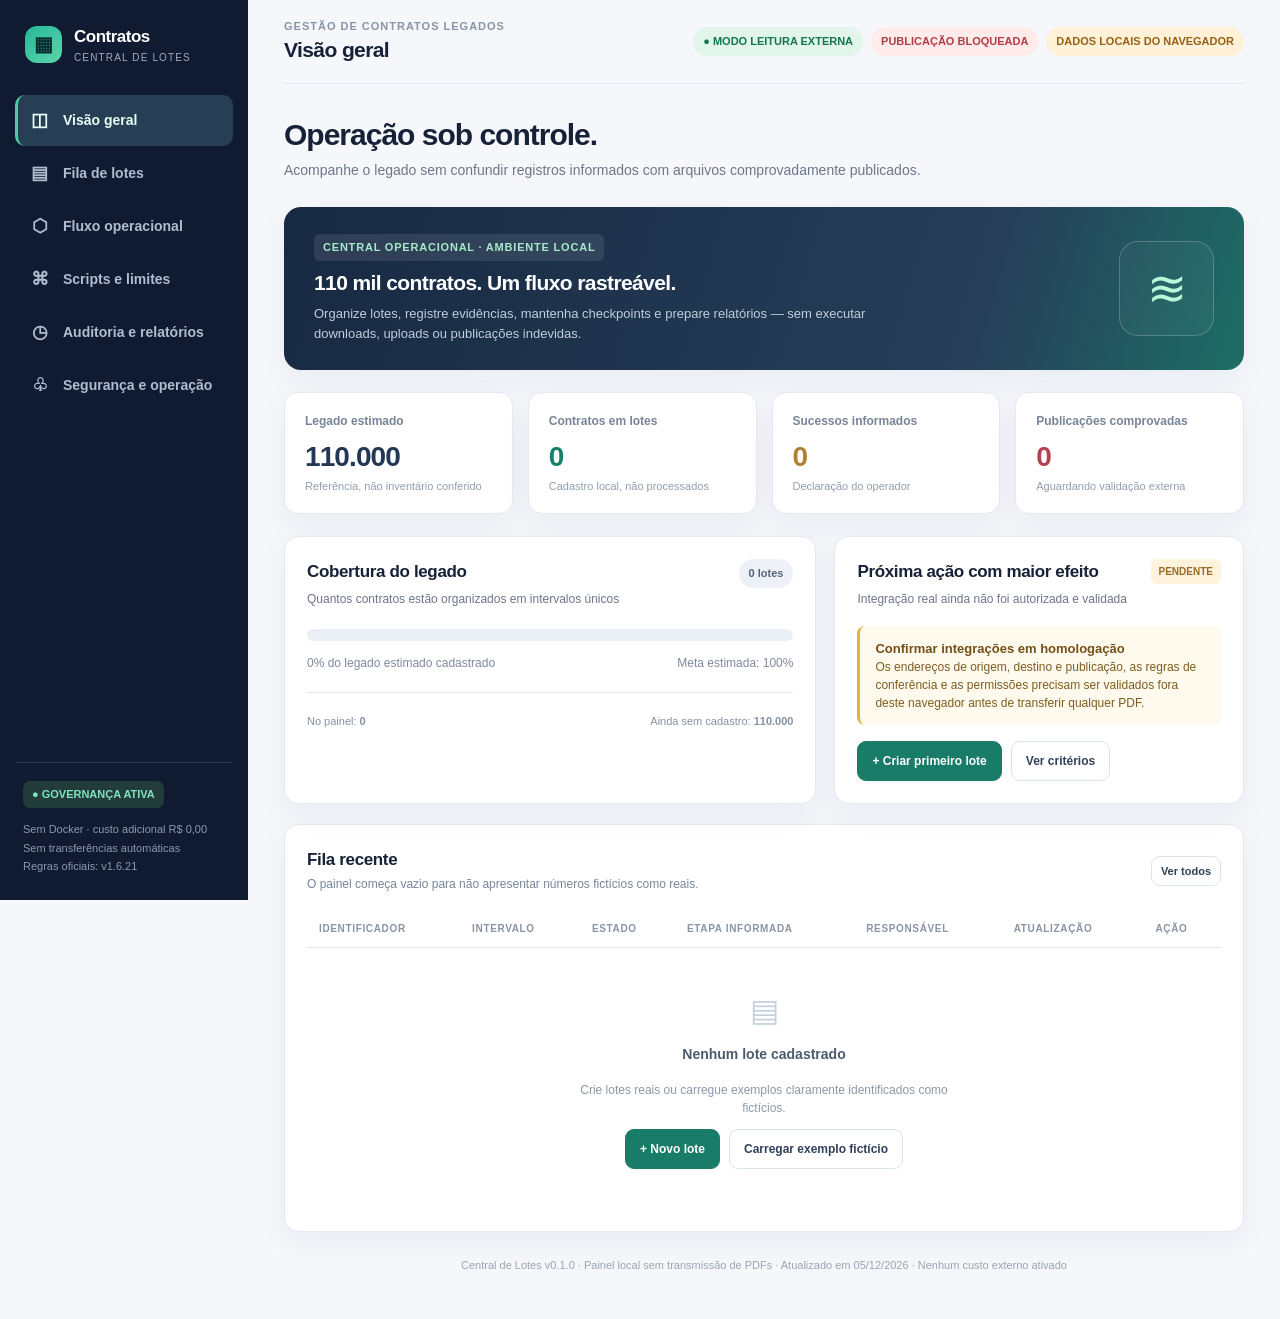
<file: central-lotes-contratos/index.html>
<!DOCTYPE html>
<html lang="pt-BR">
<head>
<meta charset="UTF-8"><meta name="viewport" content="width=device-width, initial-scale=1"><meta name="color-scheme" content="light">
<meta name="description" content="Painel local de acompanhamento governado de contratos legados, sem publicação ou transferências automáticas.">
<title>Central de Lotes | Contratos Legados</title>
<style>
:root{--navy:#101a30;--navy2:#19263e;--bg:#f5f7fb;--ink:#172137;--muted:#6d7789;--line:#e4e9f1;--primary:#177a69;--pale:#eaf7f2;--blue:#4568a8;--amber:#9e6210;--red:#bb3946;--white:#fff;--shadow:0 10px 32px rgba(17,31,54,.055)}*{box-sizing:border-box}html{scroll-behavior:smooth}body{margin:0;font:14px/1.5 -apple-system,BlinkMacSystemFont,"Segoe UI",Arial,sans-serif;background:var(--bg);color:var(--ink)}button,input,select,textarea{font:inherit}button{cursor:pointer}button:disabled{cursor:not-allowed;opacity:.55}a{color:var(--primary)}.layout{display:grid;grid-template-columns:248px 1fr;min-height:100vh}.sidebar{background:var(--navy);color:#d6dce9;position:sticky;top:0;height:100vh;display:flex;flex-direction:column;padding:24px 15px}.brand{display:flex;gap:12px;align-items:center;padding:0 10px 28px;color:white}.logo{width:37px;height:37px;background:linear-gradient(140deg,#23b99a,#5fd5a8);border-radius:12px;display:grid;place-items:center;color:#082e32;font-weight:900;font-size:20px}.brand strong{font-size:17px;letter-spacing:-.5px}.brand small{display:block;color:#9eaac1;font-size:10px;letter-spacing:1.15px}.nav-cap{color:#7f8ea9;font-weight:700;text-transform:uppercase;font-size:10px;letter-spacing:1.3px;margin:18px 12px 10px}.navbtn{width:100%;display:flex;align-items:center;gap:12px;background:none;border:0;color:#afbdd1;padding:12px 13px;text-align:left;border-radius:10px;font-weight:600;margin:2px 0}.navbtn .ni{width:23px;text-align:center;font-size:18px}.navbtn:hover{background:#20304a;color:white}.navbtn.active{background:#273f54;color:#e7fff6;border-left:3px solid #4bcaa7;padding-left:10px}.sidebar-bottom{margin-top:auto;border-top:1px solid #2c3950;padding:18px 8px 0}.sb-tag{display:inline-block;padding:5px 9px;border-radius:7px;background:#213c3b;color:#81e3bd;font-size:11px;font-weight:800}.sb-desc{font-size:11px;line-height:1.7;color:#899ab3;margin-top:12px}.main{min-width:0;padding:0 36px 45px;max-width:1680px}.topbar{height:84px;display:flex;align-items:center;justify-content:space-between;gap:12px;border-bottom:1px solid var(--line)}.eyebrow{font-size:11px;letter-spacing:1px;text-transform:uppercase;color:#8894a5;font-weight:700}.top-title{font-size:21px;font-weight:750;letter-spacing:-.6px}.top-right{display:flex;align-items:center;gap:8px;flex-wrap:wrap}.pill{font-size:11px;font-weight:750;border-radius:999px;padding:6px 10px;white-space:nowrap}.pill.green{background:#e1f5eb;color:#137654}.pill.amber{background:#fff2d9;color:#976012}.pill.red{background:#ffebea;color:#b23d48}.pill.grey{background:#edf0f6;color:#56637a}.page{display:none;padding-top:32px;animation:in .2s ease}.page.active{display:block}@keyframes in{from{opacity:.5;transform:translateY(4px)}to{opacity:1;transform:translateY(0)}}h1{font-size:30px;letter-spacing:-1px;line-height:1.24;margin:0 0 7px}h2{font-size:17px;letter-spacing:-.35px;margin:0}h3{font-size:14px;margin:0}.sub{color:var(--muted);margin:0 0 26px}.hero{background:linear-gradient(106deg,#182942,#263e59 72%,#1d6e65);color:white;border-radius:17px;padding:27px 30px;display:flex;justify-content:space-between;gap:22px;align-items:center;box-shadow:var(--shadow);margin-bottom:22px}.hero h2{font-size:21px;letter-spacing:-.6px;margin:6px 0}.hero p{margin:5px 0 0;color:#bfcedb;max-width:580px;font-size:13px}.hero .code{font-size:11px;background:#ffffff18;padding:5px 9px;border-radius:6px;display:inline-block;color:#a7eaca;font-weight:700;letter-spacing:.8px}.hero-art{display:grid;place-items:center;width:95px;height:95px;flex-shrink:0;border:1px solid #ffffff35;border-radius:19px;color:#b5f9d8;font-size:48px;background:#ffffff0a}.kpis{display:grid;grid-template-columns:repeat(4,minmax(0,1fr));gap:15px;margin-bottom:22px}.kpi{background:#fff;border:1px solid var(--line);box-shadow:var(--shadow);border-radius:14px;padding:19px 20px;min-height:118px}.kpi-label{font-size:12px;color:#788499;font-weight:600}.kpi-number{font-size:28px;letter-spacing:-.9px;font-weight:800;line-height:1.35;margin:8px 0 2px}.kpi-foot{font-size:11px;color:#91a0af}.kpi-navy{color:#223854}.kpi-green{color:#13826b}.kpi-amber{color:#b28035}.kpi-red{color:#b44250}.grid2{display:grid;grid-template-columns:1.3fr 1fr;gap:18px;margin-bottom:20px}.panel{background:white;border:1px solid var(--line);border-radius:15px;box-shadow:var(--shadow);padding:22px;min-width:0}.panel-head{display:flex;align-items:flex-start;justify-content:space-between;gap:10px;margin-bottom:18px}.panel-head p{font-size:12px;color:var(--muted);margin:5px 0 0}.progress-track{height:12px;border-radius:99px;background:#eaf0f5;overflow:hidden;margin:21px 0 13px}.progress-fill{height:100%;background:linear-gradient(90deg,#1a8672,#67cbb2);width:0%;transition:width .25s}.progress-meta{display:flex;justify-content:space-between;color:#7e8b9c;font-size:12px}.notice{border-left:3px solid #e7af47;background:#fffaee;border-radius:8px;padding:13px 15px;color:#805c20;font-size:12px}.notice strong{display:block;color:#745016;font-size:13px}.notice.blue{background:#f0f5ff;border-color:#84a2d6;color:#405d91}.notice.blue strong{color:#305080}.notice.green{background:#eefaf3;border-color:#4caf8c;color:#267552}.list-info{display:grid;gap:11px}.info-line{display:flex;align-items:flex-start;gap:11px;font-size:12px;color:#5f6e80}.info-dot{width:9px;height:9px;background:#e7ae51;border-radius:50%;flex:0 0 9px;margin-top:5px}.info-dot.green{background:#18a280}.info-dot.grey{background:#a5aebb}.row-head{display:flex;align-items:center;justify-content:space-between;margin-bottom:15px;gap:10px}.btn{border:1px solid #dce3ed;background:white;color:#31405a;padding:10px 14px;border-radius:9px;font-size:12px;font-weight:700;display:inline-flex;align-items:center;justify-content:center;gap:7px;text-decoration:none}.btn:hover{background:#f4f7fa}.btn.primary{color:white;background:#197c68;border-color:#197c68}.btn.primary:hover{background:#126454}.btn.danger{color:#a32938;border-color:#ecc3ca}.btn.ghost{border:0;background:transparent;color:#137b68}.btn.sm{padding:6px 9px;font-size:11px}.btn:focus-visible,.navbtn:focus-visible,input:focus-visible,select:focus-visible,textarea:focus-visible{outline:3px solid #76cdb9;outline-offset:2px}.btnrow{display:flex;align-items:center;gap:9px;flex-wrap:wrap}.toolbar{display:flex;align-items:center;justify-content:space-between;gap:15px;margin-bottom:15px;flex-wrap:wrap}.field{display:flex;flex-direction:column;gap:6px;min-width:0}.field label{font-size:11px;color:#546279;font-weight:700}.field input,.field select,.field textarea{width:100%;padding:10px 11px;border:1px solid #d9e1ec;border-radius:8px;color:#243147;background:white;outline:0}.field input[readonly]{background:#f4f6f9;color:#778398}.field textarea{resize:vertical;min-height:92px}.formgrid{display:grid;grid-template-columns:repeat(2,1fr);gap:12px}.formgrid.cols3{grid-template-columns:repeat(3,1fr)}.full{grid-column:1/-1}.hint{font-size:11px;color:#8a95a4}.table-wrap{width:100%;overflow-x:auto}.data-table{width:100%;border-collapse:collapse;text-align:left;min-width:710px}.data-table th{color:#8994a4;font-size:10px;letter-spacing:.65px;text-transform:uppercase;border-bottom:1px solid var(--line);padding:11px 12px;font-weight:750}.data-table td{padding:14px 12px;border-bottom:1px solid #eef1f6;color:#39465c;font-size:12px;vertical-align:middle}.data-table td strong{color:#23324a}.data-table tr:last-child td{border-bottom:none}.data-table tr:hover td{background:#fafbfd}.status{border-radius:6px;padding:5px 8px;font-size:10px;font-weight:800;display:inline-flex;white-space:nowrap}.status.pending{background:#fff3de;color:#996a25}.status.blocked{background:#ffebeb;color:#b3424a}.status.ready{background:#e9f7f2;color:#16806c}.status.neutral{background:#eef1f6;color:#566378}.empty{display:grid;place-items:center;text-align:center;padding:40px 15px;color:#8c98aa}.empty .empty-symbol{font-size:31px;color:#c5cfdb;margin-bottom:6px}.empty h3{color:#4b5b70;margin:4px}.empty p{max-width:410px;font-size:12px}.flowline{display:grid;grid-template-columns:repeat(9,minmax(0,1fr));gap:5px;margin-top:20px}.flowstep{min-width:0;padding:10px 6px;text-align:center;background:#f4f7fa;border-radius:9px;border:1px solid #e4e9f0}.flowstep b{width:25px;height:25px;display:grid;place-items:center;margin:0 auto 7px;background:#e3eaf3;border-radius:50%;font-size:11px;color:#73849a}.flowstep span{display:block;font-size:10px;line-height:1.3;color:#728094;word-break:break-word}.flowstep.current{background:#eaf8f1;border-color:#a1d4bf}.flowstep.current b{background:#168a74;color:white}.flowstep.passed{background:#f2f4f6}.flowstep.passed b{background:#bfcfd0;color:#415c5b}.note{font-size:12px;color:#788699;margin-top:11px}.divider{border:0;border-top:1px solid var(--line);margin:20px 0}.mini-code{font-family:ui-monospace,SFMono-Regular,Consolas,monospace;font-size:11px;background:#f4f6f9;border:1px solid #e1e7ef;border-radius:7px;padding:11px;overflow:auto;white-space:pre-wrap;word-break:break-word}.logrow{display:flex;gap:12px;padding:12px 0;border-bottom:1px solid #eef1f6}.logrow:last-child{border-bottom:0}.logdot{height:10px;width:10px;flex:0 0 10px;border-radius:50%;margin-top:5px;background:#9fb0c3}.logdot.action{background:#18a585}.logdot.error{background:#d5535d}.log-main{flex:1;min-width:0}.log-main strong{font-size:12px}.log-main p{margin:3px 0;font-size:12px;color:#67758a;word-break:break-word}.log-meta{font-size:10px;color:#96a1b1}.section-heading{display:flex;align-items:flex-start;justify-content:space-between;gap:10px;margin-bottom:18px}.section-heading .sub{margin-top:5px;margin-bottom:0}.toggle-tabs{display:flex;gap:6px;background:#f1f4f8;padding:4px;border-radius:9px}.toggle-tabs button{background:none;border:0;padding:7px 14px;border-radius:7px;color:#617089;font-weight:700;font-size:12px}.toggle-tabs button.selected{background:white;color:#1d705e;box-shadow:0 2px 6px #1232}.code-editor{background:#101b2b;border:1px solid #23324a;border-radius:10px;width:100%;height:290px;resize:vertical;color:#d6eee4;padding:19px;line-height:1.65;font:12px/1.6 ui-monospace,SFMono-Regular,Consolas,monospace;tab-size:2}.config-card{display:grid;grid-template-columns:repeat(3,1fr);gap:13px}.config-card input{max-width:100%}.checklist{display:grid;gap:11px}.check{display:flex;align-items:flex-start;gap:10px;font-size:12px;color:#5c6a7d}.check:before{content:'✓';background:#e5f6ec;color:#167e5d;width:19px;height:19px;border-radius:50%;flex:0 0 19px;display:grid;place-items:center;font-weight:900}.check.off:before{content:'!';background:#fff1dc;color:#a36c17}.key{color:#8591a2;font-size:11px}.titleline{display:flex;justify-content:space-between;align-items:center;gap:12px;margin-bottom:18px}dialog{border:1px solid #e1e8ee;border-radius:16px;padding:0;width:min(640px,94vw);max-height:90vh;box-shadow:0 25px 90px #13203a45}dialog::backdrop{background:#0d192b92}dialog .modal-head{padding:22px 26px 16px;border-bottom:1px solid var(--line);display:flex;justify-content:space-between;align-items:center}dialog .modal-body{padding:22px 26px;overflow:auto;max-height:66vh}dialog .modal-footer{padding:16px 26px;border-top:1px solid var(--line);display:flex;justify-content:flex-end;gap:8px}dialog .close{background:none;border:0;font-size:25px;color:#778397}.toast{position:fixed;bottom:26px;right:27px;background:#20344a;color:white;padding:13px 17px;border-radius:11px;font-size:12px;box-shadow:0 14px 40px #0002;z-index:20;max-width:400px}.toast.error{background:#9d3740}.mono{font-family:ui-monospace,Consolas,monospace;font-size:11px;overflow-wrap:anywhere}.two-actions{display:flex;gap:9px;flex-wrap:wrap}.pillheading{font-size:10px;color:#bac6d6;text-transform:uppercase;letter-spacing:1px;font-weight:800}.link-block{padding:12px 0;border-bottom:1px solid #edf0f5}.link-block:last-child{border:0}.link-block small{display:block;color:#8b96a4}.softbox{background:#f6f8fa;padding:14px;border:1px solid #e5eaf1;border-radius:10px}.readonly{background:#f2f5f9;color:#586b82}.tag-num{font-size:11px;color:#7194a0;background:#eaf6f5;border-radius:6px;padding:2px 7px}.footer{font-size:11px;color:#9aa4b2;padding-top:25px;text-align:center}details summary{cursor:pointer;font-weight:700;color:#38536c;padding:5px 0}details p{margin:8px 0;color:#6e7d8e;font-size:12px}@media(max-width:1250px){.main{padding:0 23px 35px}.grid2{grid-template-columns:1fr}.flowline{grid-template-columns:repeat(5,1fr)}}@media(max-width:900px){.layout{grid-template-columns:1fr}.sidebar{position:relative;height:auto;padding:12px 15px}.brand{padding:4px 5px 14px}.sidebar nav{display:flex;overflow:auto;gap:7px}.nav-cap,.sidebar-bottom{display:none}.navbtn{white-space:nowrap;width:auto;padding:9px;font-size:12px;margin:0}.navbtn.active{padding-left:6px}.main{padding:0 16px 30px}.topbar{height:auto;min-height:77px;flex-wrap:wrap;padding:15px 0}.kpis{grid-template-columns:repeat(2,1fr)}.flowline{grid-template-columns:repeat(3,1fr)}}@media(max-width:560px){h1{font-size:25px}.hero{padding:21px}.hero-art{display:none}.kpis{gap:9px}.kpi{padding:14px 12px;min-height:98px}.kpi-number{font-size:25px}.panel{padding:15px}.formgrid,.formgrid.cols3,.config-card{grid-template-columns:1fr}.flowline{grid-template-columns:repeat(3,1fr)}.top-right .pill.grey{display:none}.table-wrap{margin:0 -6px}.page{padding-top:21px}}

</style>
</head>
<body>
<div class="layout">
<aside class="sidebar" aria-label="Navegação principal">
  <div class="brand"><div class="logo" aria-hidden="true">▦</div><div><strong>Contratos</strong><small>CENTRAL DE LOTES</small></div></div>
  <nav aria-label="Seções">
    <button class="navbtn active" data-to="overview"><span class="ni">◫</span>Visão geral</button>
    <button class="navbtn" data-to="lotes"><span class="ni">▤</span>Fila de lotes</button>
    <button class="navbtn" data-to="workflow"><span class="ni">⬡</span>Fluxo operacional</button>
    <button class="navbtn" data-to="scripts"><span class="ni">⌘</span>Scripts e limites</button>
    <button class="navbtn" data-to="audit"><span class="ni">◷</span>Auditoria e relatórios</button>
    <button class="navbtn" data-to="security"><span class="ni">♧</span>Segurança e operação</button>
  </nav>
  <div class="sidebar-bottom"><span class="sb-tag">● GOVERNANÇA ATIVA</span><div class="sb-desc">Sem Docker · custo adicional R$ 0,00<br>Sem transferências automáticas<br>Regras oficiais: v1.6.21</div></div>
</aside>
<main class="main">
 <header class="topbar"><div><div class="eyebrow">GESTÃO DE CONTRATOS LEGADOS</div><div class="top-title" id="top-title">Visão geral</div></div><div class="top-right"><span class="pill green">● MODO LEITURA EXTERNA</span><span class="pill red">PUBLICAÇÃO BLOQUEADA</span><span id="persist-status" class="pill amber">CARREGANDO</span></div></header>
 <div id="storage-warning" class="notice" role="alert" hidden style="margin-top:15px"><strong>Armazenamento do navegador indisponível</strong>Alterações feitas nesta sessão podem desaparecer ao fechar a página. Exporte seu checkpoint JSON.</div>
 <section class="page active" data-page="overview" aria-label="Visão geral">
  <h1>Operação sob controle.</h1><p class="sub">Acompanhe o legado sem confundir registros informados com arquivos comprovadamente publicados.</p>
  <div class="hero"><div><span class="code">CENTRAL OPERACIONAL · AMBIENTE LOCAL</span><h2>110 mil contratos. Um fluxo rastreável.</h2><p>Organize lotes, registre evidências, mantenha checkpoints e prepare relatórios — sem executar downloads, uploads ou publicações indevidas.</p></div><div class="hero-art" aria-hidden="true">≋</div></div>
  <div class="kpis"><div class="kpi"><div class="kpi-label">Legado estimado</div><div class="kpi-number kpi-navy" id="k-total">110.000</div><div class="kpi-foot">Referência, não inventário conferido</div></div><div class="kpi"><div class="kpi-label">Contratos em lotes</div><div class="kpi-number kpi-green" id="k-cadastrados">0</div><div class="kpi-foot">Cadastro local, não processados</div></div><div class="kpi"><div class="kpi-label">Sucessos informados</div><div class="kpi-number kpi-amber" id="k-informados">0</div><div class="kpi-foot">Declaração do operador</div></div><div class="kpi"><div class="kpi-label">Publicações comprovadas</div><div class="kpi-number kpi-red" id="k-comprovados">0</div><div class="kpi-foot">Aguardando validação externa</div></div></div>
  <div class="grid2">
   <div class="panel"><div class="panel-head"><div><h2>Cobertura do legado</h2><p>Quantos contratos estão organizados em intervalos únicos</p></div><span class="pill grey"><span id="k-lotes">0</span> lotes</span></div><div class="progress-track" role="progressbar" aria-label="Cobertura cadastrada" aria-valuemin="0" aria-valuemax="100"><div class="progress-fill" id="pct-fill"></div></div><div class="progress-meta"><span id="pct-text">0% cadastrado</span><span>Meta estimada: 100%</span></div><hr class="divider"><div class="btnrow" style="justify-content:space-between"><span class="key">No painel: <strong id="cobertos">0</strong></span><span class="key">Ainda sem cadastro: <strong id="restantes">110.000</strong></span></div></div>
   <div class="panel"><div class="panel-head"><div><h2>Próxima ação com maior efeito</h2><p>Integração real ainda não foi autorizada e validada</p></div><span class="status pending">PENDENTE</span></div><div class="notice"><strong>Confirmar integrações em homologação</strong>Os endereços de origem, destino e publicação, as regras de conferência e as permissões precisam ser validados fora deste navegador antes de transferir qualquer PDF.</div><div class="btnrow" style="margin-top:16px"><button class="btn primary" data-action="new">+ Criar primeiro lote</button><button class="btn" onclick="document.querySelector('[data-to=security]').click()">Ver critérios</button></div></div>
  </div>
  <div class="panel"><div class="row-head"><div><h2>Fila recente</h2><p class="note" style="margin:2px 0">O painel começa vazio para não apresentar números fictícios como reais.</p></div><button class="btn sm" onclick="document.querySelector('[data-to=lotes]').click()">Ver todos</button></div><div class="table-wrap"><table class="data-table"><thead><tr><th>Identificador</th><th>Intervalo</th><th>Estado</th><th>Etapa informada</th><th>Responsável</th><th>Atualização</th><th>Ação</th></tr></thead><tbody id="overview-body"></tbody></table></div><div id="overview-empty" class="empty"><div class="empty-symbol">▤</div><h3>Nenhum lote cadastrado</h3><p>Crie lotes reais ou carregue exemplos claramente identificados como fictícios.</p><div class="btnrow"><button class="btn primary" data-action="new">+ Novo lote</button><button class="btn" id="demo-fill">Carregar exemplo fictício</button></div></div></div>
 </section>
 <section class="page" data-page="lotes" aria-label="Fila de lotes">
  <div class="section-heading"><div><h1>Fila de processamento</h1><p class="sub">Cada intervalo possui responsável, uma chave contra duplicação e histórico próprio.</p></div><button class="btn primary" data-action="new">+ Novo lote</button></div>
  <div class="panel"><div class="toolbar"><div class="field" style="min-width:min(340px,100%)"><label for="buscar-lote">Localizar por intervalo, origem, responsável ou estado</label><input id="buscar-lote" placeholder="Buscar lote..."></div><span class="pill grey" id="lots-count">0 lote(s)</span></div><div class="table-wrap"><table class="data-table"><thead><tr><th>Identificador</th><th>Intervalo</th><th>Estado</th><th>Etapa informada</th><th>Responsável</th><th>Atualização</th><th>Ação</th></tr></thead><tbody id="lots-body"></tbody></table></div><div class="empty" id="lots-empty"><div class="empty-symbol">▤</div><h3>Fila vazia</h3><p>Crie lotes com intervalos sem sobreposição. Limite de até 1.000 contratos por lote.</p></div></div>
  <div class="grid2" style="margin-top:18px"><div class="panel"><h2>Proteção contra perda ou duplicação</h2><div class="checklist" style="margin-top:14px"><div class="check">Intervalos de lotes ativos não podem se sobrepor.</div><div class="check">Cada lote recebe chave determinística de idempotência.</div><div class="check">Histórico é preservado ao arquivar; não há exclusão por botão.</div><div class="check off">A garantia entre vários computadores exige banco e trava exclusivos no servidor.</div></div></div><div class="panel"><h2>Significado dos estados</h2><div class="list-info" style="margin-top:15px"><div class="info-line"><span class="info-dot grey"></span>Rascunho: ainda não há execução declarada.</div><div class="info-line"><span class="info-dot"></span>Registro local: andamento informado, não verificado externamente.</div><div class="info-line"><span class="info-dot"></span>Bloqueado: erro ou falha exige tratamento.</div><div class="info-line"><span class="info-dot green"></span>Comprovação real: indisponível até ativar integração independente.</div></div></div></div>
 </section>
 <section class="page" data-page="workflow" aria-label="Fluxo operacional">
  <h1>Fluxo por lote</h1><p class="sub">O andamento é registrado, mas não realiza ações nos servidores. Nenhuma etapa se torna prova independente por preenchimento manual.</p>
  <div class="panel"><div class="toolbar"><div class="field" style="width:min(440px,100%)"><label for="workflow-lot">Selecione o lote</label><select id="workflow-lot"><option value="">Selecione um lote…</option></select></div><span class="pill amber" id="flow-current">Nenhum lote selecionado</span></div><div class="flowline" id="step-line"></div><p class="note">Preflight = conferência prévia sem alterar arquivos. Replay seguro = repetição sem duplicar. As etapas aparecem como planejamento/registro, não como execução comprovada.</p></div>
  <div id="selected-summary" class="panel softbox" style="margin-top:17px" hidden></div>
  <div id="evidence-block" hidden>
   <div class="grid2" style="margin-top:17px;grid-template-columns:1.15fr 1fr"><div class="panel"><div class="panel-head"><div><h2>Registrar evento e checkpoint</h2><p>Classifique o que aconteceu; não converta diagnóstico em sucesso.</p></div></div>
    <form id="event-form" class="formgrid"><div class="field"><label for="ev-etapa">Etapa</label><select id="ev-etapa" name="etapa" required></select></div><div class="field"><label for="ev-tipo">Classificação</label><select id="ev-tipo" name="tipo" required><option value="FATO_INFORMADO">Fato informado</option><option value="FALHA_VALIDACAO">Falha de validação</option><option value="ERRO_TRANSITORIO">Erro transitório</option><option value="ERRO_DEFINITIVO">Erro definitivo / fila de exceções</option><option value="ACAO_HUMANA">Depende de ação humana</option><option value="DIAGNOSTICO_SEM_EFEITO">Diagnóstico sem efeito</option><option value="ACAO_EFETIVA_INFORMADA">Ação efetiva informada (não comprovada)</option></select></div><div class="field full"><label for="ev-descricao">Descrição objetiva do que foi observado</label><textarea id="ev-descricao" name="descricao" minlength="12" maxlength="700" required placeholder="Ex.: conferência de documentos reprovou 3 arquivos por assinatura inválida"></textarea></div><div class="field"><label for="ev-responsavel">Responsável</label><input id="ev-responsavel" name="responsavel" maxlength="100" required></div><div class="field"><label for="ev-sha">SHA-256 do arquivo ou execução (se houver)</label><input id="ev-sha" name="sha" maxlength="64" placeholder="64 caracteres hexadecimais"></div><div class="field"><label for="ev-checkpoint">Checkpoint externo (obrigatório ao avançar)</label><input id="ev-checkpoint" name="checkpoint" maxlength="180" placeholder="ID de registro persistente"></div><div class="field"><label for="ev-referencia">Identificador da evidência (não comprovada)</label><input id="ev-referencia" name="referencia" maxlength="240" placeholder="ID, ticket, identificador externo"></div><div class="full btnrow"><button class="btn primary" type="submit">Registrar declaração e histórico</button><button class="btn danger" type="button" id="archive-lot">Arquivar lote</button></div></form>
   </div><div class="panel"><div class="panel-head"><div><h2>Atualizar contagens informadas</h2><p>Não são contagens publicadas e validadas.</p></div></div><form id="quantity-form" class="formgrid cols3"><div class="field"><label for="q-sucesso">Sucessos</label><input id="q-sucesso" type="number" min="0" step="1" required></div><div class="field"><label for="q-falha">Falhas</label><input id="q-falha" type="number" min="0" step="1" required></div><div class="field"><label for="q-tentativas">Retries</label><input id="q-tentativas" type="number" min="0" step="1" required></div><div class="full"><button class="btn" type="submit">Salvar contagens declaradas</button></div></form><hr class="divider"><div class="notice blue"><strong>Portão de aprovação externa</strong>Para liberar publicação, é necessário verificar identidade do executor, integridade SHA-256, evidência real dos servidores, autorização explícita e conferência independente. Este site, isoladamente, não abre esse portão.</div></div></div>
   <div class="panel" style="margin-bottom:16px"><div class="panel-head"><div><h2>Reconciliação de arquivos por etapa</h2><p>Compare números declarados pela origem e pelo destino. Diferenças bloqueiam o lote; contagens iguais ainda não provam integridade.</p></div><span class="pill amber">SEM READBACK EXTERNO</span></div><form id="reconciliation-form"><div class="formgrid cols3"><div class="field"><label for="rec-origem">PDFs na origem</label><input type="number" min="0" step="1" id="rec-origem" required></div><div class="field"><label for="rec-baixados">Baixados</label><input type="number" min="0" step="1" id="rec-baixados" required></div><div class="field"><label for="rec-conferidos">Conferidos</label><input type="number" min="0" step="1" id="rec-conferidos" required></div><div class="field"><label for="rec-internos">No servidor interno</label><input type="number" min="0" step="1" id="rec-internos" required></div><div class="field"><label for="rec-publicados">Publicados informados</label><input type="number" min="0" step="1" id="rec-publicados" required></div><div class="field"><label for="rec-sha">SHA-256 do manifesto informado</label><input id="rec-sha" maxlength="64" placeholder="64 caracteres" aria-describedby="rec-resultado"></div></div><div class="btnrow" style="margin-top:13px"><button class="btn" type="submit">Comparar contagens informadas</button></div></form><div class="mini-code" style="margin-top:13px" id="rec-resultado">Nenhuma reconciliação registrada.</div></div>
   <div class="panel"><div class="row-head"><h2>Evidências e logs do lote</h2><span class="pill amber">Autodeclarados</span></div><div id="evidencias-lote"></div></div>
  </div>
 </section>
 <section class="page" data-page="scripts" aria-label="Scripts e configuração">
  <h1>Scripts e limites de execução</h1><p class="sub">Cadastre versões reutilizáveis sem guardar senhas. Salvar ou baixar um script não o executa.</p>
  <div class="grid2"><div class="panel"><div class="panel-head"><div><h2>Configuração conservadora</h2><p>Alterações aplicadas somente às regras de cadastro deste painel.</p></div><span class="pill green">DRY-RUN FIXO</span></div><div class="config-card"><div class="field"><label for="cfg-limite">Contratos por lote</label><input id="cfg-limite" type="number" min="1" max="1000"></div><div class="field"><label for="cfg-paralelismo">Execuções paralelas</label><input id="cfg-paralelismo" type="number" min="1" max="4"></div><div class="field"><label for="cfg-retry">Máximo de tentativas</label><input id="cfg-retry" type="number" min="0" max="8"></div><div class="field"><label for="cfg-backoff">Espera inicial (s)</label><input id="cfg-backoff" type="number" min="1" max="300"></div><div class="field"><label for="cfg-teto">Espera máxima (s)</label><input id="cfg-teto" type="number" min="1" max="3600"></div><div class="field"><label>Publicação final</label><input value="BLOQUEADA" readonly aria-label="Publicação final bloqueada"></div></div><div class="btnrow" style="margin-top:18px"><button class="btn primary" id="save-config">Salvar configuração local</button></div></div><div class="panel"><h2>Defesas obrigatórias</h2><div class="checklist" style="margin-top:14px"><div class="check">Processamento em pequenos lotes e concorrência limitada.</div><div class="check">Backoff: aumentar a espera após erros temporários.</div><div class="check">Fila de exceções (DLQ) para erros definitivos.</div><div class="check">Chave por intervalo impede lotes sobrepostos.</div><div class="check off">Checkpoint compartilhado por duas máquinas ainda não existe.</div><div class="check off">Scripts não têm adaptadores reais de origem/destino.</div></div><p class="note">Parâmetros registrados aqui não configuram um servidor externo automaticamente.</p></div></div>
  <div class="panel"><div class="section-heading"><div><h2>Cadastro reutilizável de código</h2><p class="note">Modelos conservadores sem chamadas de rede nem credenciais. Edite, salve, calcule SHA-256 e baixe.</p></div><div class="toggle-tabs"><button class="code-tab selected" data-tab="sh">script.sh</button><button class="code-tab" data-tab="py">Python</button></div></div><div class="toolbar"><span id="script-kind" class="pill grey">Script Shell (.sh)</span><div class="field" style="width:150px"><label for="script-version">Versão de cadastro</label><input id="script-version" maxlength="32" value="0.1.0-local"></div></div><label class="eyebrow" for="code-edit">Conteúdo do arquivo</label><textarea class="code-editor" id="code-edit" spellcheck="false"></textarea><p class="hint">Não cole tokens, senhas, dados pessoais ou URLs com credenciais. O conteúdo fica armazenado no navegador e pode constar do backup.</p><div class="btnrow"><button class="btn primary" id="save-script">Salvar versão local</button><button class="btn" id="hash-script">Calcular SHA-256</button><button class="btn" id="download-script">Baixar arquivo</button><button class="btn" id="download-config">Baixar configuração JSON</button></div><div class="mini-code" id="hash-output" style="margin-top:15px">SHA-256 ainda não calculado nesta edição.</div></div>
 </section>
 <section class="page" data-page="audit" aria-label="Auditoria e relatórios">
  <h1>Auditoria, exceções e relatórios</h1><p class="sub">Exporte registros para análise ou e-mail. O site não envia mensagens automaticamente.</p>
  <div class="panel"><div class="row-head"><div><h2>Exportações disponíveis</h2><p class="note" style="margin:2px 0">O JSON serve como checkpoint manual; o CSV abre em planilhas.</p></div></div><div class="btnrow"><button id="export-json" class="btn primary">↓ Backup JSON</button><button id="export-csv" class="btn">↓ Fila CSV</button><button id="export-report" class="btn">↓ Relatório HTML para e-mail</button><button id="copy-report" class="btn">Copiar resumo</button><label class="btn" for="import-json">↑ Restaurar backup</label><input id="import-json" type="file" accept=".json,application/json" hidden></div><p class="hint">Importar substitui os registros locais após confirmação digitada. Proteja o arquivo exportado de acordo com a LGPD.</p></div>
  <div class="grid2" style="margin-top:18px"><div class="panel"><div class="row-head"><h2>Log de auditoria local</h2><span class="pill grey" id="audit-count">0 evento(s)</span></div><div id="audit-list" style="max-height:530px;overflow:auto"></div><p class="note">O histórico deste navegador não é à prova de alteração. Para auditoria confiável, é necessário servidor com armazenamento imutável e controle de acesso.</p></div><div class="panel"><div class="row-head"><h2>Fila de exceções · DLQ</h2><span class="pill red" id="dlq-count">0</span></div><p class="note">DLQ = fila separada de falhas definitivas, para corrigir e decidir a retomada sem repetir indefinidamente.</p><div id="dlq-list"></div></div></div>
  <div class="panel"><div class="panel-head"><div><h2>Registro e teste de links</h2><p>Um link só recebe botão de abertura após teste HTTPS com resposta positiva no navegador.</p></div></div><form id="link-form" class="formgrid"><div class="field"><label for="link-title">Nome do link</label><input id="link-title" placeholder="Ex.: documentação da API" required maxlength="100"></div><div class="field"><label for="link-url">URL HTTPS (sem senha/token)</label><input id="link-url" type="url" placeholder="https://..." required></div><div class="full"><button class="btn" type="submit">Adicionar link não testado</button></div></form><hr class="divider"><div id="link-list"></div><div class="notice blue"><strong>Limitação do teste de links</strong>O navegador pode impedir a checagem de outros domínios por segurança (CORS). Nessa situação, o site registra a falha e não disponibiliza um botão que prometa acesso verificado. Um retorno HTTP válido também não comprova o conteúdo nem a permissão do destinatário.</div></div>
 </section>
 <section class="page" data-page="security" aria-label="Segurança e governança">
  <h1>Segurança e critérios de liberação</h1><p class="sub">A interface foi projetada para falhar de forma segura: se não existe prova, não existe publicação automática.</p>
  <div class="grid2"><div class="panel"><h2>O que já funciona neste site</h2><div class="checklist" style="margin-top:16px"><div class="check">Cadastrar lotes, bloquear sobreposições e manter histórico local.</div><div class="check">Registrar fatos, diagnósticos, erros e ações humanas separadamente.</div><div class="check">Cadastrar shell e Python, gerar SHA-256 e exportar versões.</div><div class="check">Exportar relatórios, CSV e backup sem envio automático.</div><div class="check">Testar endereços HTTPS e registrar falhas de acesso.</div></div></div><div class="panel"><h2>O que ainda está bloqueado</h2><div class="checklist" style="margin-top:16px"><div class="check off">Baixar PDFs do servidor externo e validar regras reais de negócio.</div><div class="check off">Enviar documentos ao servidor interno e publicar no sistema final.</div><div class="check off">Validar leitura independente e origem de provas de execução.</div><div class="check off">Compartilhar checkpoint e exclusividade entre várias máquinas.</div><div class="check off">Ativar autenticação, permissões por usuário e logs imutáveis.</div></div></div></div>
  <div class="panel"><h2>Fluxo exigido para integração real</h2><div class="flowline"><div class="flowstep"><b>1</b><span>Verificar acesso e permissão</span></div><div class="flowstep"><b>2</b><span>Definir regras e contrato de dados</span></div><div class="flowstep"><b>3</b><span>Testar ambiente de homologação</span></div><div class="flowstep"><b>4</b><span>Habilitar execução controlada</span></div><div class="flowstep"><b>5</b><span>Salvar checkpoint fora do computador</span></div><div class="flowstep"><b>6</b><span>Verificar hash SHA-256</span></div><div class="flowstep"><b>7</b><span>Confirmar destino por fonte independente</span></div><div class="flowstep"><b>8</b><span>Testar repetição sem duplicação</span></div><div class="flowstep"><b>9</b><span>Autorizar publicação final separadamente</span></div></div><hr class="divider"><div class="notice"><strong>Bloqueio principal</strong>Faltam os contratos técnicos dos três destinos, os critérios de conferência, a autenticação autorizada, o banco de estado compartilhado e o ensaio real de ponta a ponta. Até isso existir, o painel é um gerenciador local de registros e não um executor de PDFs.</div></div>
  <div class="grid2" style="margin-top:18px"><div class="panel"><h2>Parâmetros do legado</h2><p class="note">O número é uma estimativa configurável, não quantidade importada ou conferida.</p><div class="formgrid" style="margin-top:12px"><div class="field"><label for="cfg-total">Total estimado de contratos</label><input id="cfg-total" type="number" min="1" max="5000000" step="1"></div><div class="field" style="justify-content:flex-end"><button class="btn" id="save-total">Salvar estimativa</button></div></div></div><div class="panel"><h2>Origem das regras</h2><div class="mini-code">Fonte: ericson-j-santos/chatgpt-operational-rules<br>Branch: main<br>Versão: 1.6.21<br>Commit: 58dcd4200f412a866278027ba9e433439a03f3b3<br>Data consultada: 12/11/2026</div><p class="note">O site não verifica novas versões automaticamente. A interface também não prova que o código instalado no servidor corresponde ao repositório.</p></div></div>
  <div class="panel" style="margin-top:18px"><h2>Dicionário rápido</h2><div class="formgrid" style="margin-top:11px"><details open><summary>SHA-256</summary><p>Identificador calculado a partir do conteúdo. Ajuda a detectar se um arquivo mudou. Um hash informado manualmente não equivale à verificação do arquivo real.</p></details><details open><summary>Checkpoint</summary><p>Registro de onde o processo parou e de quais contratos já foram confirmados. Para troca de computador, precisa existir fora do navegador.</p></details><details><summary>Idempotência</summary><p>Repetir uma operação sem criar contratos duplicados. Exige uma chave única também no sistema de destino.</p></details><details><summary>LGPD</summary><p>Lei Geral de Proteção de Dados. Aqui significa não guardar dados pessoais ou senhas sem necessidade, limitar o acesso e manter rastreabilidade.</p></details><details><summary>Fail-closed</summary><p>Quando falta prova, acesso ou autorização, o sistema interrompe a ação arriscada em vez de prosseguir por suposição.</p></details><details><summary>Preflight / retry / backoff</summary><p>Preflight é a conferência prévia. Retry é uma nova tentativa após falha temporária. Backoff é esperar mais antes de tentar novamente.</p></details></div></div>
 </section>
 <footer class="footer">Central de Lotes v0.1.0 · Painel local sem transmissão de PDFs · Atualizado em <span id="last-updated">—</span> · Nenhum custo externo ativado</footer>
</main></div>
<dialog id="new-lot" aria-labelledby="modal-title"><div class="modal-head"><h2 id="modal-title">Cadastrar novo lote</h2><button type="button" class="close" id="new-close" aria-label="Fechar">×</button></div><form id="new-lot-form"><div class="modal-body"><p class="note" style="margin-top:0">Defina somente os limites deste lote. A criação não baixa nem publica documentos.</p><div class="formgrid"><div class="field"><label for="nl-start">Primeiro contrato (número)</label><input id="nl-start" type="number" min="1" name="inicio" required></div><div class="field"><label for="nl-end">Último contrato (número)</label><input id="nl-end" type="number" min="1" name="fim" required></div><div class="field"><label for="nl-limit">Limite de contratos por lote</label><input id="nl-limit" type="number" name="limite" readonly></div><div class="field"><label for="nl-owner">Responsável</label><input id="nl-owner" type="text" name="responsavel" maxlength="100" required placeholder="Equipe ou função"></div><div class="field full"><label for="nl-origin">Origem (nome lógico; sem senha)</label><input id="nl-origin" type="text" name="origem" maxlength="200" required placeholder="Ex.: servidor externo / pasta contratos"></div><div class="field full"><label for="nl-target">Destino (nome lógico; sem senha)</label><input id="nl-target" type="text" name="destino" maxlength="200" required placeholder="Ex.: servidor interno / módulo de publicação"></div></div><div class="notice blue" style="margin-top:15px"><strong>Idempotência local</strong>Ao cadastrar, o painel recusa intervalos ativos sobrepostos. A proteção definitiva deve existir também no servidor.</div></div><div class="modal-footer"><button type="button" class="btn" id="new-cancel">Cancelar</button><button type="submit" class="btn primary">Cadastrar lote sem executar</button></div></form></dialog>
<div id="toast" class="toast" role="status" aria-live="polite" hidden></div>
<script type="text/plain" id="seed-sh">#!/usr/bin/env bash
set -euo pipefail
# Modelo seguro: só planejamento. Não baixa, envia nem publica PDFs.
# Configure a chamada ao Python num ambiente autorizado.
PYTHON_BIN="${PYTHON_BIN:-python3}"
CONFIG_FILE="${1:-config.exemplo.json}"
"$PYTHON_BIN" processar_contratos.py --config "$CONFIG_FILE" --preflight
</script>
<script type="text/plain" id="seed-py">#!/usr/bin/env python3
"""Preflight local de contratos. NÃO executa download, upload ou publicação."""
import argparse
import json
from pathlib import Path

CAMPOS = {"limite", "paralelismo", "retry", "backoff", "teto", "modo", "publicacao", "dlq"}


def _sem_chaves_repetidas(pares):
    resultado = {}
    for nome, valor in pares:
        if nome in resultado:
            raise ValueError(f"Chave repetida na configuração: {nome}")
        resultado[nome] = valor
    return resultado


def _numero_inteiro(config, nome, minimo, maximo):
    valor = config.get(nome)
    if type(valor) is not int or not minimo <= valor <= maximo:
        raise ValueError(f"Parâmetro {nome} fora dos limites de segurança")
    return valor


def verificar(arquivo: Path) -> dict:
    """Valida de forma explícita mesmo com Python -O; nunca abre conexão."""
    config = json.loads(
        arquivo.read_text(encoding="utf-8"),
        object_pairs_hook=_sem_chaves_repetidas,
        parse_constant=lambda valor: (_ for _ in ()).throw(ValueError("Constante JSON inválida")),
    )
    if not isinstance(config, dict) or set(config) != CAMPOS:
        raise ValueError("Configuração incompleta ou com campos não autorizados")
    if config["modo"] != "DRY_RUN":
        raise ValueError("Modo inseguro bloqueado: somente DRY_RUN")
    if config["publicacao"] != "BLOQUEADA":
        raise ValueError("Publicação deve permanecer bloqueada")
    if config["dlq"] is not True:
        raise ValueError("Fila de quarentena (DLQ) precisa estar habilitada")
    _numero_inteiro(config, "limite", 1, 1000)
    _numero_inteiro(config, "paralelismo", 1, 4)
    _numero_inteiro(config, "retry", 0, 8)
    backoff = _numero_inteiro(config, "backoff", 1, 300)
    _numero_inteiro(config, "teto", backoff, 3600)
    return config


def main() -> None:
    p = argparse.ArgumentParser(description="Preflight somente leitura, sem transferência")
    p.add_argument("--config", required=True)
    p.add_argument("--preflight", action="store_true")
    args = p.parse_args()
    if not args.preflight:
        p.error("Somente preflight é permitido; transferência e publicação estão bloqueadas")
    try:
        config = verificar(Path(args.config))
    except (ValueError, json.JSONDecodeError, OSError) as erro:
        p.error(f"Preflight bloqueado: {erro}")
    print(json.dumps({"estado": "PREFLIGHT_LOCAL", "limite": config["limite"],
                      "sem_transferencia": True, "publicacao": "BLOQUEADA"}, ensure_ascii=False))


if __name__ == "__main__":
    main()
</script>
<script>
/* Regras puras, testáveis também fora do navegador. Sem rede e sem efeitos externos. */
const LotesCore = (() => {
  const ETAPAS = ['Entrada', 'Preflight somente leitura', 'Download', 'Conferência', 'Upload interno', 'Publicação', 'Validação independente', 'Replay seguro', 'Encerramento'];
  const TIPOS = ['FATO_INFORMADO','FALHA_VALIDACAO','ERRO_TRANSITORIO','ERRO_DEFINITIVO','ACAO_HUMANA','DIAGNOSTICO_SEM_EFEITO','ACAO_EFETIVA_INFORMADA'];
  const TIPO_LABEL = {
    FATO_INFORMADO:'Fato informado, não verificado', FALHA_VALIDACAO:'Falha de validação', ERRO_TRANSITORIO:'Erro transitório', ERRO_DEFINITIVO:'Erro definitivo', ACAO_HUMANA:'Depende de ação humana', DIAGNOSTICO_SEM_EFEITO:'Diagnóstico sem efeito', ACAO_EFETIVA_INFORMADA:'Ação efetiva informada'
  };
  const MAX_INTERVALO = 10000;
  const MAX_ENTRADAS = 1000;
  const SHA_RE = /^[a-f0-9]{64}$/i;
  const texto = (x, max=160) => String(x ?? '').trim().slice(0,max);
  const uuid = () => (globalThis.crypto && crypto.randomUUID) ? crypto.randomUUID() : 'id-' + Date.now().toString(36) + '-' + Math.random().toString(36).slice(2);
  const chave = ({inicio, fim, origem, destino}) => ['contratos-v1', inicio, fim, texto(origem).toLowerCase(), texto(destino).toLowerCase()].join('|');
  function normalizarLote(form, lotes) {
    const inicio = Number(form.inicio), fim = Number(form.fim), max = Number(form.limite ?? 250);
    if (!Number.isSafeInteger(inicio) || !Number.isSafeInteger(fim) || inicio < 1 || fim < inicio || fim - inicio + 1 > MAX_INTERVALO) throw Error('Intervalo inválido ou maior que 10.000 contratos.');
    if (!Number.isSafeInteger(max) || max < 1 || max > 1000) throw Error('O limite por lote deve ficar entre 1 e 1.000.');
    if (fim - inicio + 1 > max) throw Error(`Intervalo com ${fim-inicio+1} contratos excede limite configurado (${max}).`);
    const origem = texto(form.origem,200), destino = texto(form.destino,200), responsavel = texto(form.responsavel,100);
    if (!origem || !destino || !responsavel) throw Error('Origem, destino e responsável são obrigatórios.');
    if (lotes.some(l => l.status !== 'ARQUIVADO' && !(fim < l.inicio || inicio > l.fim))) throw Error('Sobreposição com outro lote ativo: bloqueado para evitar duplicação.');
    if (lotes.length >= MAX_ENTRADAS) throw Error('Limite do painel atingido. Exporte e arquive o histórico antes de ampliar.');
    const agora = new Date().toISOString();
    return {id:uuid(),inicio,fim,origem,destino,responsavel,chave:chave({inicio,fim,origem,destino}),estado:'RASCUNHO',etapa:0,informadosSucesso:0,informadosFalha:0,tentativas:0,checksum:'',checkpoint:'',evidencias:[],criadoEm:agora,atualizadoEm:agora};
  }
  function atualizarQuantidades(lote, campos) {
    const total = lote.fim-lote.inicio+1;
    const sucesso = Number(campos.sucesso), falha = Number(campos.falha), tentativas=Number(campos.tentativas);
    if (![sucesso,falha,tentativas].every(n=>Number.isSafeInteger(n)&&n>=0)) throw Error('Quantidades e tentativas precisam ser inteiros não negativos.');
    if (sucesso+falha > total) throw Error('Sucessos + falhas excedem a quantidade do lote.');
    if (tentativas > 99999) throw Error('Quantidade de tentativas fora do limite.');
    return {...lote,informadosSucesso:sucesso,informadosFalha:falha,tentativas,atualizadoEm:new Date().toISOString()};
  }
  function validarRegistro(info,lote) {
    if (!lote) throw Error('Selecione um lote existente.');
    const tipo = texto(info.tipo), etapa=Number(info.etapa);
    if (!TIPOS.includes(tipo)) throw Error('Classificação de evento inválida.');
    if (!Number.isInteger(etapa) || etapa<0 || etapa>=ETAPAS.length) throw Error('Etapa inválida.');
    if (etapa > lote.etapa + 1) throw Error('Não é permitido saltar etapas.');
    if (etapa >= 5 && tipo === 'ACAO_EFETIVA_INFORMADA') throw Error('Publicação ou encerramento não podem ser declarados efetivos sem integração e leitura independente.');
    if (etapa >= 5 && etapa > lote.etapa) throw Error('Etapas de publicação, validação independente, replay e encerramento bloqueadas sem integração e prova externa.');
    const descricao = texto(info.descricao,700), responsavel=texto(info.responsavel,100);
    if (descricao.length<12 || !responsavel) throw Error('Descreva o fato (mínimo 12 caracteres) e informe o responsável.');
    const sha = texto(info.sha,64).toLowerCase();
    if (sha && !SHA_RE.test(sha)) throw Error('SHA-256 deve conter exatamente 64 caracteres hexadecimais.');
    const referencia = texto(info.referencia,240);
    if (referencia && /(?:\s|javascript:|data:|<|>)/i.test(referencia)) throw Error('Referência contém caracteres não permitidos.');
    const checkpoint = texto(info.checkpoint,180);
    if (etapa > lote.etapa && !checkpoint) throw Error('Para avançar no registro de etapa, informe um checkpoint externo.');
    return {id:uuid(),etapa,tipo,descricao,responsavel,sha,referencia,checkpoint,instante:new Date().toISOString(),prova:'DECLARACAO_LOCAL_NAO_VERIFICADA'};
  }
  function estatisticas(lotes, total=110000) {
    const ativos=lotes.filter(l=>l.estado!=='ARQUIVADO');
    const cadastrados=ativos.reduce((n,l)=>n+(l.fim-l.inicio+1),0);
    return {estimado:total,cadastrados,sucessoInformado:ativos.reduce((n,l)=>n+l.informadosSucesso,0),falhaInformada:ativos.reduce((n,l)=>n+l.informadosFalha,0),validadoExternamente:0,lotesAtivos:ativos.length,pendentes:Math.max(total-cadastrados,0)};
  }
  function conciliar(lote, campos) {
    if (!lote) throw Error('Selecione um lote para conciliar.');
    const nomes=['origem','baixados','conferidos','internos','publicados'];
    const valores=Object.fromEntries(nomes.map(n=>[n,Number(campos[n])]));
    const total=lote.fim-lote.inicio+1;
    if (!nomes.every(n=>Number.isSafeInteger(valores[n])&&valores[n]>=0&&valores[n]<=total)) throw Error('Contagens de reconciliação inválidas ou superiores ao total do lote.');
    const sha=texto(campos.shaManifesto,64).toLowerCase();
    if (Object.values(valores).some(x=>x>0) && !SHA_RE.test(sha)) throw Error('Informe SHA-256 válido do manifesto informado para registrar contagens positivas.');
    const diffs=[];for(let i=1;i<nomes.length;i++)if(valores[nomes[i]]!==valores[nomes[i-1]])diffs.push(`${nomes[i-1]}=${valores[nomes[i-1]]} x ${nomes[i]}=${valores[nomes[i]]}`);
    return {...valores,shaManifesto:sha,responsavel:texto(campos.responsavel,100)||lote.responsavel,divergencias:diffs,status:diffs.length?'DIVERGENCIA_INFORMADA':valores.origem>0?'CONTAGENS_IGUAIS_INFORMADAS':'SEM_PROCESSAMENTO_INFORMADO',prova:'DECLARACAO_LOCAL_NAO_VERIFICADA',instante:new Date().toISOString()};
  }
  function validarConfig(c) {
    const limite=Number(c.limite), paralelismo=Number(c.paralelismo), retry=Number(c.retry), backoff=Number(c.backoff), teto=Number(c.teto);
    if (![limite,paralelismo,retry,backoff,teto].every(Number.isSafeInteger) || limite<1 || limite>1000 || paralelismo<1 || paralelismo>4 || retry<0 || retry>8 || backoff<1 || backoff>300 || teto<backoff || teto>3600) throw Error('Configuração fora dos limites seguros definidos.');
    return {limite,paralelismo,retry,backoff,teto,modo:'DRY_RUN',publicacao:'BLOQUEADA',dlq:true};
  }
  const ESTADOS_LOTE = new Set(['RASCUNHO','REGISTRO_LOCAL','AGUARDANDO_HUMANO','BLOQUEADO','ARQUIVADO']);
  // Uma planilha pode interpretar textos como fórmulas mesmo com aspas CSV.
  function celulaCsv(valor) {
    let v=String(valor ?? '');
    if (/^[\s\uFEFF]*[=+\-@]/u.test(v) || /^[\t\r\n]/u.test(v)) v="'"+v;
    return '"'+v.replaceAll('"','""')+'"';
  }
  function validarImportacao(s) {
    if (!s || typeof s!=='object' || Array.isArray(s) || s.schema!==1 ||
        !Array.isArray(s.lotes) || !Array.isArray(s.eventos) ||
        !Array.isArray(s.links) || !s.scripts || !s.config) throw Error('Arquivo de backup incompatível.');
    if (!Number.isSafeInteger(s.rev) || s.rev<0 ||
        !Number.isSafeInteger(s.totalEstimado) || s.totalEstimado<1 || s.totalEstimado>5_000_000)
      throw Error('Versão ou estimativa de contratos inválida no backup.');
    if (s.lotes.length>MAX_ENTRADAS || s.eventos.length>10000 || s.links.length>1000)
      throw Error('Backup excede limites seguros.');
    const c=s.config;
    const esperado=validarConfig(c);
    if (Object.keys(c).length!==Object.keys(esperado).length ||
        Object.entries(esperado).some(([k,v])=>c[k]!==v))
      throw Error('Configuração de backup tenta alterar limites ou liberar operação.');
    if (typeof s.scripts!=='object' || Array.isArray(s.scripts) ||
        !['sh','py'].every(k=>typeof s.scripts[k]==='string' && s.scripts[k].length<=100000) ||
        typeof s.scripts.versao!=='string' || !/^[a-zA-Z0-9._-]{1,32}$/.test(s.scripts.versao))
      throw Error('Scripts de backup inválidos ou acima do limite.');
    const todos=[],ids=new Set();
    for (const l of s.lotes) {
      if (!l || typeof l!=='object' || Array.isArray(l)) throw Error('Lote malformado no backup.');
      const p=normalizarLote({inicio:l.inicio,fim:l.fim,origem:l.origem,destino:l.destino,
        responsavel:l.responsavel,limite:1000},todos);
      if (typeof l.id!=='string' || !l.id || ids.has(l.id) ||
          l.chave!==p.chave || !ESTADOS_LOTE.has(l.estado) ||
          !Number.isSafeInteger(l.etapa) || l.etapa<0 || l.etapa>4 ||
          !Array.isArray(l.evidencias) || l.evidencias.length>2000)
        throw Error('Lote duplicado, inconsistente ou com avanço sem comprovação externa.');
      ids.add(l.id);
      atualizarQuantidades(l,{sucesso:l.informadosSucesso,falha:l.informadosFalha,tentativas:l.tentativas});
      if (typeof l.checkpoint!=='string' || l.checkpoint.length>180)
        throw Error('Checkpoint de lote inválido.');
      for (const ev of l.evidencias) {
        if (!ev || typeof ev!=='object' || !TIPOS.includes(ev.tipo) ||
            ev.prova!=='DECLARACAO_LOCAL_NAO_VERIFICADA' ||
            !Number.isSafeInteger(ev.etapa) || ev.etapa<0 || ev.etapa>l.etapa ||
            typeof ev.descricao!=='string' || ev.descricao.length>700 ||
            typeof ev.sha!=='string' || (ev.sha && !SHA_RE.test(ev.sha)))
          throw Error('Evidência de lote incompatível: não é prova de execução externa.');
      }
      if (l.reconciliacao) {
        const r=l.reconciliacao;
        const esperadoR=conciliar(l,{...r,shaManifesto:r.shaManifesto});
        if (r.prova!=='DECLARACAO_LOCAL_NAO_VERIFICADA' || r.status!==esperadoR.status ||
            JSON.stringify(r.divergencias)!==JSON.stringify(esperadoR.divergencias))
          throw Error('Reconciliação do backup contém comprovação ou divergência não validada.');
      }
      todos.push(l);
    }
    const linksIds=new Set();
    for (const l of s.links) {
      if (!l || typeof l.id!=='string' || !l.id || linksIds.has(l.id) ||
          typeof l.titulo!=='string' || !l.titulo.trim() || l.titulo.length>100 ||
          typeof l.url!=='string' || l.url.length>2000 ||
          !['NAO_TESTADO','FALHOU','ACESSIVEL'].includes(l.status))
        throw Error('Link do backup inválido ou repetido.');
      linksIds.add(l.id);
      let u;
      try { u=new URL(l.url); } catch (_) { throw Error('Endereço do backup inválido.'); }
      if (u.protocol!=='https:' || u.username || u.password || !u.hostname)
        throw Error('Link sem HTTPS ou contendo credenciais no backup.');
    }
    for (const e of s.eventos) {
      if (!e || typeof e!=='object' || typeof e.id!=='string' ||
          typeof e.tipo!=='string' || typeof e.mensagem!=='string' ||
          typeof e.correlation_id!=='string' || typeof e.instante!=='string')
        throw Error('Histórico de auditoria inválido no backup.');
    }
    return true;
  }
  function prepararImportacao(s) {
    validarImportacao(s);
    const copia=JSON.parse(JSON.stringify(s));
    // Um HEAD positivo antigo não comprova acesso atual após a restauração.
    for (const l of copia.links) {
      l.status='NAO_TESTADO';
      l.validadoEm='';
      l.ultimaFalha='Restauração: é necessário testar novamente o acesso.';
    }
    return copia;
  }
  return {ETAPAS,TIPOS,TIPO_LABEL,SHA_RE,chave,normalizarLote,atualizarQuantidades,validarRegistro,estatisticas,validarConfig,validarImportacao,prepararImportacao,conciliar,celulaCsv,texto,uuid};
})();
if (typeof module !== 'undefined' && module.exports) module.exports = LotesCore;

</script>
<script>
(() => {
'use strict';
const Core=LotesCore, f=n=>Number(n||0).toLocaleString('pt-BR'), data=s=>{if(!s)return '—';const d=new Date(s);return Number.isNaN(d.getTime())?'—':d.toLocaleString('pt-BR',{dateStyle:'short',timeStyle:'short'});};
const esc=v=>String(v??'').replace(/[&<>"']/g,c=>({'&':'&amp;','<':'&lt;','>':'&gt;','"':'&quot;',"'":'&#39;'}[c]));
const empty=()=>({schema:1,rev:0,totalEstimado:110000,lotes:[],eventos:[],links:[],scripts:{sh:document.getElementById('seed-sh').textContent.trim(),py:document.getElementById('seed-py').textContent.trim(),versao:'0.1.0-local'},config:{limite:250,paralelismo:2,retry:3,backoff:2,teto:60,modo:'DRY_RUN',publicacao:'BLOQUEADA',dlq:true}});
let db=null, state=null, selecionado='', currentTab='sh', busy=false, semPersistencia=false;
const $=id=>document.getElementById(id), $$=(s,parent=document)=>[...parent.querySelectorAll(s)];
function toast(m,erro=false){const n=$('toast');n.textContent=m;n.className='toast'+(erro?' error':'');n.hidden=false;clearTimeout(toast.timer);toast.timer=setTimeout(()=>n.hidden=true,4600)}
function dbOpen(){return new Promise((res,rej)=>{const req=indexedDB.open('central-lotes-contratos-v1',1);req.onupgradeneeded=()=>{if(!req.result.objectStoreNames.contains('kv'))req.result.createObjectStore('kv')};req.onsuccess=()=>res(req.result);req.onerror=()=>rej(req.error)})}
function dbRead(){return new Promise((res,rej)=>{const tx=db.transaction('kv','readonly'),r=tx.objectStore('kv').get('estado');r.onsuccess=()=>res(r.result);r.onerror=()=>rej(r.error)})}
function dbSave(next){return new Promise((res,rej)=>{let fail=false;const tx=db.transaction('kv','readwrite'),os=tx.objectStore('kv');const r=os.get('estado');r.onsuccess=()=>{if((r.result?.rev??0)!==state.rev){fail=true;tx.abort();return}os.put(next,'estado')};tx.oncomplete=()=>res(true);tx.onabort=()=>rej(Error(fail?'Dados alterados em outra aba. Recarregue a página antes de continuar.':'Falha ao salvar no armazenamento local.'));tx.onerror=()=>rej(tx.error)})}
async function apply(tipo,fn){if(busy)return;busy=true;try{const novo=structuredClone(state);fn(novo);novo.rev=state.rev+1;novo.eventos.push({id:Core.uuid(),tipo,instante:new Date().toISOString(),mensagem:tipo,origem:'INTERFACE_LOCAL',correlation_id:Core.uuid()});if(novo.eventos.length>10000)throw Error('Histórico atingiu o limite. Exporte e arquive antes de continuar.');if(!semPersistencia){await dbSave(novo);const check=await dbRead();if(check.rev!==novo.rev)throw Error('Leitura independente do estado não confirmou a gravação.');}state=novo;render();toast('Registro local salvo. Não houve transferência de arquivos.')}catch(e){toast(e.message,true)}finally{busy=false}}
function bannerStatus(){if(semPersistencia){$('persist-status').textContent='SEM ARMAZENAMENTO DURÁVEL';$('persist-status').className='pill red';$('storage-warning').hidden=false}else{$('persist-status').textContent='DADOS LOCAIS DO NAVEGADOR';$('persist-status').className='pill amber';$('storage-warning').hidden=true}}
function estadoPill(estado){const v=estado==='RASCUNHO'?'pending':estado==='AGUARDANDO_HUMANO'?'pending':estado==='BLOQUEADO'?'blocked':estado==='ARQUIVADO'?'neutral':'ready';return `<span class="status ${v}">${esc(estado.replaceAll('_',' '))}</span>`}
function render(){bannerStatus();const m=Core.estatisticas(state.lotes,Number(state.totalEstimado));$('k-total').textContent=f(m.estimado);$('k-cadastrados').textContent=f(m.cadastrados);$('k-informados').textContent=f(m.sucessoInformado);$('k-comprovados').textContent=f(m.validadoExternamente);$('k-lotes').textContent=f(m.lotesAtivos);$('pct-text').textContent=(m.estimado?100*m.cadastrados/m.estimado:0).toLocaleString('pt-BR',{maximumFractionDigits:2})+'% do legado estimado cadastrado';$('pct-fill').style.width=Math.min(100,100*m.cadastrados/Math.max(1,m.estimado))+'%';$('cobertos').textContent=f(m.cadastrados);$('restantes').textContent=f(m.pendentes);$('cfg-total').value=state.totalEstimado;renderLots();renderWorkflow();renderAudit();renderLinks();renderConfig();}
function trLot(l){return `<tr><td><strong>${esc(l.id.slice(0,8).toUpperCase())}</strong><div class="key">${esc(l.chave.slice(0,21))}…</div></td><td><strong>${f(l.inicio)}–${f(l.fim)}</strong><div class="key">${f(l.fim-l.inicio+1)} contratos</div></td><td>${estadoPill(l.estado)}</td><td>${esc(Core.ETAPAS[l.etapa]||'—')}</td><td>${esc(l.responsavel)}</td><td><span class="key">${data(l.atualizadoEm)}</span></td><td><button class="btn sm" data-open="${esc(l.id)}">Abrir</button></td></tr>`}
function renderLots(){const busca=($('buscar-lote').value||'').trim().toLowerCase();const lotes=state.lotes.filter(l=>!busca || [l.id,l.inicio,l.fim,l.origem,l.destino,l.responsavel,l.estado].join(' ').toLowerCase().includes(busca));$('lots-body').innerHTML=lotes.map(trLot).join('');$('lots-empty').hidden=!!lotes.length;$('lots-count').textContent=f(lotes.length)+' lote(s)';$('overview-body').innerHTML=lotes.slice(0,5).map(trLot).join('');$('overview-empty').hidden=!!lotes.length;const select=$('workflow-lot');select.innerHTML='<option value="">Selecione um lote…</option>'+state.lotes.filter(l=>l.estado!=='ARQUIVADO').map(l=>`<option value="${esc(l.id)}">${f(l.inicio)}–${f(l.fim)} · ${esc(l.responsavel)}</option>`).join('');if(state.lotes.some(l=>l.id===selecionado&&l.estado!=='ARQUIVADO'))select.value=selecionado;else {selecionado='';select.value=''}}
function renderWorkflow(){const l=state.lotes.find(x=>x.id===selecionado);$('flow-current').textContent=l?`Lote ${f(l.inicio)}–${f(l.fim)} · ${l.estado.replaceAll('_',' ')}`:'Nenhum lote selecionado';$('step-line').innerHTML=Core.ETAPAS.map((s,i)=>`<div class="flowstep ${l&&i===l.etapa?'current':l&&i<l.etapa?'passed':''}"><b>${i+1}</b><span>${esc(s)}</span></div>`).join('');$('selected-summary').hidden=!l;$('evidence-block').hidden=!l;if(!l)return;$('selected-summary').innerHTML=`<strong>${f(l.fim-l.inicio+1)} contratos</strong> · <span class="key">${esc(l.origem)} → ${esc(l.destino)}</span><div class="note">Chave contra duplicação: <span class="mono">${esc(l.chave)}</span></div><div class="note">Sucessos informados: ${f(l.informadosSucesso)} | Falhas informadas: ${f(l.informadosFalha)} | Retentativas: ${f(l.tentativas)} | Checkpoint externo: ${esc(l.checkpoint||'não informado')}</div>`;
$('ev-etapa').innerHTML=Core.ETAPAS.map((x,i)=>`<option value="${i}" ${i===l.etapa?'selected':''} ${i>l.etapa+1?'disabled':''}>${i+1}. ${esc(x)}</option>`).join('');$('ev-responsavel').value=l.responsavel;$('q-sucesso').value=l.informadosSucesso;$('q-falha').value=l.informadosFalha;$('q-tentativas').value=l.tentativas;$('rec-resultado').textContent=l.reconciliacao?`Última comparação: ${l.reconciliacao.status.replaceAll('_',' ')} · ${data(l.reconciliacao.instante)} · ${l.reconciliacao.divergencias.join('; ')||'sem diferenças de quantidade declarada'} · NÃO VERIFICADA EXTERNAMENTE`:'Nenhuma reconciliação registrada.';for(const key of ['origem','baixados','conferidos','internos','publicados'])$('rec-'+key).value=l.reconciliacao?.[key]??0;$('rec-sha').value=l.reconciliacao?.shaManifesto||'';$('evidencias-lote').innerHTML=l.evidencias.length?l.evidencias.slice().reverse().map(e=>`<div class="logrow"><span class="logdot ${e.tipo.startsWith('ERRO')?'error':e.tipo.includes('EFETIVA')?'action':''}"></span><div class="log-main"><strong>${esc(Core.TIPO_LABEL[e.tipo]||e.tipo)} · ${esc(Core.ETAPAS[e.etapa])}</strong><p>${esc(e.descricao)}</p><div class="log-meta">${data(e.instante)} · ${esc(e.responsavel)} · Prova: declarada, não verificada</div>${e.sha?`<div class="mono key">SHA-256 informado: ${esc(e.sha)}</div>`:''}${e.referencia?`<div class="key">Referência (não verificada): ${esc(e.referencia)}</div>`:''}</div></div>`).join(''):'<div class="empty"><p>Nenhum evento registrado neste lote.</p></div>';
}
function renderAudit(){const arr=state.eventos.slice().reverse();$('audit-count').textContent=f(arr.length)+' evento(s)';$('audit-list').innerHTML=arr.length?arr.slice(0,150).map(e=>`<div class="logrow"><span class="logdot ${e.tipo?.includes('ERRO')?'error':''}"></span><div class="log-main"><strong>${esc(e.tipo||'EVENTO')}</strong><p>${esc(e.mensagem||'—')}</p><div class="log-meta">${data(e.instante)} · ${esc(e.origem||'—')} · Correlação: ${esc(e.correlation_id||'—')}</div></div></div>`).join(''):'<div class="empty"><p>Ainda não há registros de auditoria.</p></div>';const dlq=state.lotes.flatMap(l=>l.evidencias.filter(e=>e.tipo==='ERRO_DEFINITIVO').map(e=>({...e,lote:l})));$('dlq-count').textContent=f(dlq.length);$('dlq-list').innerHTML=dlq.length?dlq.map(e=>`<div class="logrow"><span class="logdot error"></span><div class="log-main"><strong>Lote ${f(e.lote.inicio)}–${f(e.lote.fim)}</strong><p>${esc(e.descricao)}</p><div class="log-meta">${data(e.instante)} · exige análise e tratamento manual</div></div></div>`).join(''):'<div class="empty"><p>Nenhum erro definitivo registrado.</p></div>'}
function renderLinks(){$('link-list').innerHTML=state.links.length?state.links.map(l=>`<div class="link-block"><strong>${esc(l.titulo)}</strong><small>${esc(l.url)}</small><div class="btnrow" style="margin-top:8px"><span class="status ${l.status==='ACESSIVEL'?'ready':l.status==='FALHOU'?'blocked':'pending'}">${esc(l.status.replaceAll('_',' '))}</span><span class="key">${l.validadoEm?'Teste: '+data(l.validadoEm):'Acesso ainda não testado'}</span><button class="btn sm" data-test-link="${esc(l.id)}">Testar acesso</button><button class="btn sm" data-replace-link="${esc(l.id)}">Substituir link</button>${(l.status==='ACESSIVEL' && l.validadoEm && (Date.now()-new Date(l.validadoEm).getTime())<3600000)?`<a href="${esc(l.url)}" target="_blank" rel="noopener noreferrer" class="btn sm">Abrir link verificado</a>`:''}</div>${l.ultimaFalha?`<div class="note">Última falha: ${esc(l.ultimaFalha)}</div>`:''}${l.substituicoes?.length?`<div class="note">Substituições registradas: ${l.substituicoes.length}</div>`:''}</div>`).join(''):'<div class="empty"><p>Cadastre um link. Ele só será exibido como acesso clicável após passar pelo teste do navegador.</p></div>'}
function renderConfig(){const c=state.config;for(const k of ['limite','paralelismo','retry','backoff','teto'])$('cfg-'+k).value=c[k];if(document.activeElement!==$('code-edit'))$('code-edit').value=state.scripts[currentTab]||'';$('script-version').value=state.scripts.versao||'';$('script-kind').textContent=currentTab==='sh'?'Script Shell (.sh)':'Processador Python (.py)';$$('.code-tab').forEach(b=>b.classList.toggle('selected',b.dataset.tab===currentTab));}
function showPage(p){$$('.page').forEach(e=>e.classList.toggle('active',e.dataset.page===p));$$('.navbtn').forEach(e=>e.classList.toggle('active',e.dataset.to===p));const title={overview:'Visão geral',lotes:'Fila de lotes',workflow:'Fluxo operacional',scripts:'Scripts e limites',audit:'Auditoria e relatórios',security:'Segurança e operação'};$('top-title').textContent=title[p]||'Central de lotes';window.scrollTo({top:0,behavior:'instant'})}
function abrirNovo(){if(!state){return} $('new-lot-form').reset();$('nl-limit').value=state.config.limite;$('new-lot').showModal()}
async function addLot(evt){evt.preventDefault();const q=$('new-lot-form'),fd=Object.fromEntries(new FormData(q).entries());let novo;try{novo=Core.normalizarLote(fd,state.lotes)}catch(e){toast(e.message,true);return}await apply('LOTE_CRIADO',s=>{s.lotes.push(novo);s.eventos.push({id:Core.uuid(),tipo:'CADASTRO',mensagem:`Lote ${novo.inicio}–${novo.fim} cadastrado, sem execução de transferência.`,instante:new Date().toISOString(),origem:'OPERADOR',correlation_id:novo.id})});if(state.lotes.some(x=>x.id===novo.id)){$('new-lot').close();selecionado=novo.id;showPage('workflow');render()}}
function abrirLote(id){selecionado=id;showPage('workflow');render()}
async function registrarEvento(ev){ev.preventDefault();const l=state.lotes.find(x=>x.id===selecionado);const fd=Object.fromEntries(new FormData($('event-form')).entries());let registro;try{registro=Core.validarRegistro(fd,l)}catch(e){toast(e.message,true);return} await apply('EVIDENCIA_DECLARADA',s=>{const x=s.lotes.find(q=>q.id===selecionado);x.evidencias.push(registro);x.checkpoint=registro.checkpoint||x.checkpoint;x.etapa=Math.max(x.etapa,registro.etapa);x.atualizadoEm=new Date().toISOString();x.estado=registro.tipo==='ACAO_HUMANA'?'AGUARDANDO_HUMANO':registro.tipo.startsWith('ERRO')||registro.tipo==='FALHA_VALIDACAO'?'BLOQUEADO':'REGISTRO_LOCAL';s.eventos.push({id:Core.uuid(),tipo:registro.tipo,mensagem:`Lote ${x.inicio}–${x.fim}: ${registro.descricao}`,instante:registro.instante,origem:registro.responsavel,correlation_id:registro.id})});$('ev-descricao').value='';$('ev-checkpoint').value='';$('ev-referencia').value='';$('ev-sha').value=''}
async function registrarQuantidades(ev){ev.preventDefault();const l=state.lotes.find(x=>x.id===selecionado);if(!l)return;const campo={sucesso:$('q-sucesso').value,falha:$('q-falha').value,tentativas:$('q-tentativas').value};let n;try{n=Core.atualizarQuantidades(l,campo)}catch(e){toast(e.message,true);return}await apply('CONTAGEM_INFORMADA',s=>{const i=s.lotes.findIndex(x=>x.id===selecionado);s.lotes[i]=n;s.eventos.push({id:Core.uuid(),tipo:'CONTAGEM_DECLARADA',mensagem:`Quantidades informadas: sucesso=${n.informadosSucesso}, falha=${n.informadosFalha}, retry=${n.tentativas}. Sem readback externo.`,origem:'OPERADOR',instante:new Date().toISOString(),correlation_id:Core.uuid()})})}
async function registrarConciliacao(ev){ev.preventDefault();const l=state.lotes.find(q=>q.id===selecionado);if(!l)return;const campos=Object.fromEntries(['origem','baixados','conferidos','internos','publicados'].map(k=>[k,$('rec-'+k).value]));campos.shaManifesto=$('rec-sha').value;campos.responsavel=l.responsavel;let r;try{r=Core.conciliar(l,campos)}catch(e){toast(e.message,true);return}await apply('RECONCILIACAO_DECLARADA',s=>{const x=s.lotes.find(q=>q.id===selecionado);x.reconciliacao=r;x.atualizadoEm=r.instante;if(r.divergencias.length)x.estado='BLOQUEADO';s.eventos.push({id:Core.uuid(),tipo:r.divergencias.length?'DIVERGENCIA_DE_CONTAGEM':'CONTAGENS_INFORMADAS',mensagem:`Lote ${x.inicio}-${x.fim}: ${r.status}; sem validação independente.`,instante:r.instante,origem:r.responsavel,correlation_id:Core.uuid()})})}
async function arquivar(){const l=state.lotes.find(x=>x.id===selecionado);if(!l)return;const typed=prompt(`Arquivar é uma mudança de registro e não exclui arquivos externos. Digite ARQUIVAR ${l.id.slice(0,8).toUpperCase()} para confirmar:`);if(typed!==`ARQUIVAR ${l.id.slice(0,8).toUpperCase()}`){toast('Arquivamento cancelado. Nenhuma alteração feita.',true);return}await apply('LOTE_ARQUIVADO',s=>{s.lotes.find(x=>x.id===selecionado).estado='ARQUIVADO'});selecionado='';render()}
async function salvarConfig(){const campos=Object.fromEntries(['limite','paralelismo','retry','backoff','teto'].map(k=>[k,$('cfg-'+k).value]));let conf;try{conf=Core.validarConfig(campos)}catch(e){toast(e.message,true);return}await apply('CONFIGURACAO_LOCAL',s=>{s.config=conf})}
function validarTextoCodigo(v){if(v.length>100000)throw Error('Arquivo de script excede 100 KB de texto.');if(/(?:password|passwd|secret|api[_-]?key|authorization|bearer|private[_-]?key)\s*[:=]\s*['"]?[^\s'"$]{6,}/i.test(v))throw Error('Possível credencial fixa detectada. Remova segredos do código antes de salvar.');if(!v.trim())throw Error('Informe o conteúdo do script.');}
async function salvarScript(){const content=$('code-edit').value,versao=$('script-version').value.trim();try{validarTextoCodigo(content);if(!/^[a-zA-Z0-9._-]{1,32}$/.test(versao))throw Error('Versão inválida.')}catch(e){toast(e.message,true);return}await apply('SCRIPT_CADASTRADO',s=>{s.scripts[currentTab]=content;s.scripts.versao=versao})}
function sha256Local(txt){
 const K=[0x428a2f98,0x71374491,0xb5c0fbcf,0xe9b5dba5,0x3956c25b,0x59f111f1,0x923f82a4,0xab1c5ed5,0xd807aa98,0x12835b01,0x243185be,0x550c7dc3,0x72be5d74,0x80deb1fe,0x9bdc06a7,0xc19bf174,0xe49b69c1,0xefbe4786,0x0fc19dc6,0x240ca1cc,0x2de92c6f,0x4a7484aa,0x5cb0a9dc,0x76f988da,0x983e5152,0xa831c66d,0xb00327c8,0xbf597fc7,0xc6e00bf3,0xd5a79147,0x06ca6351,0x14292967,0x27b70a85,0x2e1b2138,0x4d2c6dfc,0x53380d13,0x650a7354,0x766a0abb,0x81c2c92e,0x92722c85,0xa2bfe8a1,0xa81a664b,0xc24b8b70,0xc76c51a3,0xd192e819,0xd6990624,0xf40e3585,0x106aa070,0x19a4c116,0x1e376c08,0x2748774c,0x34b0bcb5,0x391c0cb3,0x4ed8aa4a,0x5b9cca4f,0x682e6ff3,0x748f82ee,0x78a5636f,0x84c87814,0x8cc70208,0x90befffa,0xa4506ceb,0xbef9a3f7,0xc67178f2];
 const H=[0x6a09e667,0xbb67ae85,0x3c6ef372,0xa54ff53a,0x510e527f,0x9b05688c,0x1f83d9ab,0x5be0cd19];
 const inp=[...new TextEncoder().encode(txt)],bitLen=BigInt(inp.length)*8n;inp.push(0x80);while(inp.length%64!==56)inp.push(0);for(let i=7;i>=0;i--)inp.push(Number((bitLen>>BigInt(i*8))&255n));
 const ro=(v,n)=>(v>>>n)|(v<<(32-n));
 for(let c=0;c<inp.length;c+=64){const w=new Uint32Array(64);for(let i=0;i<16;i++)w[i]=((inp[c+i*4]<<24)|(inp[c+i*4+1]<<16)|(inp[c+i*4+2]<<8)|inp[c+i*4+3])>>>0;
 for(let i=16;i<64;i++){const a=w[i-15],b=w[i-2];w[i]=(w[i-16]+(ro(a,7)^ro(a,18)^(a>>>3))+w[i-7]+(ro(b,17)^ro(b,19)^(b>>>10)))>>>0}
 let [a,b,d,e,g,h,j,k]=H;
 for(let i=0;i<64;i++){const t1=(k+(ro(g,6)^ro(g,11)^ro(g,25))+((g&h)^(~g&j))+K[i]+w[i])>>>0;const t2=((ro(a,2)^ro(a,13)^ro(a,22))+((a&b)^(a&d)^(b&d)))>>>0;k=j;j=h;h=g;g=(e+t1)>>>0;e=d;d=b;b=a;a=(t1+t2)>>>0}
 const q=[a,b,d,e,g,h,j,k];for(let z=0;z<8;z++)H[z]=(H[z]+q[z])>>>0;
 }
 return H.map(x=>x.toString(16).padStart(8,'0')).join('');
}
async function sha256(txt){if(globalThis.crypto?.subtle){const b=await crypto.subtle.digest('SHA-256',new TextEncoder().encode(txt));return [...new Uint8Array(b)].map(x=>x.toString(16).padStart(2,'0')).join('')}return sha256Local(txt)}
async function hashScript(){try{const h=await sha256($('code-edit').value);$('hash-output').textContent='SHA-256 calculado no navegador: '+h;toast('Hash SHA-256 calculado, sem execução do script.')}catch(e){toast(e.message,true)}}
function download(text,nome,tipo='text/plain;charset=utf-8'){const blob=new Blob([text],{type:tipo}),url=URL.createObjectURL(blob),a=document.createElement('a');a.href=url;a.download=nome;document.body.appendChild(a);a.click();a.remove();setTimeout(()=>URL.revokeObjectURL(url),1000)}
function exportSnapshot(){const snapshot={...state,exportadoEm:new Date().toISOString(),aviso:'Dados declarados localmente; não comprovam download, upload ou publicação.'};download(JSON.stringify(snapshot,null,2),'contratos-checkpoint-local-'+new Date().toISOString().slice(0,10)+'.json','application/json;charset=utf-8');toast('Checkpoint exportado. Guarde cópia em local autorizado e protegido.')}
function exportCsv(){const header=['lote','inicio','fim','quantidade','origem','destino','responsavel','estado','etapa','sucesso_informado','falha_informada','retry','checkpoint','atualizado_em'];const csv=[header,...state.lotes.map(l=>[l.id,l.inicio,l.fim,l.fim-l.inicio+1,l.origem,l.destino,l.responsavel,l.estado,Core.ETAPAS[l.etapa],l.informadosSucesso,l.informadosFalha,l.tentativas,l.checkpoint,l.atualizadoEm])].map(row=>row.map(Core.celulaCsv).join(';')).join('\r\n');download('\ufeff'+csv,'fila-contratos-'+new Date().toISOString().slice(0,10)+'.csv','text/csv;charset=utf-8')}
function resumoTexto(){const s=Core.estatisticas(state.lotes,state.totalEstimado),falhas=state.lotes.filter(l=>l.estado==='BLOQUEADO').length;return `RELATÓRIO — CENTRAL DE LOTES DE CONTRATOS\nData: ${new Date().toLocaleString('pt-BR')}\nAmbiente: painel local, sem conexão com os servidores\nLegado estimado: ${f(s.estimado)}\nContratos incluídos em lotes: ${f(s.cadastrados)}\nSucessos informados por operadores: ${f(s.sucessoInformado)}\nFalhas informadas: ${f(s.falhaInformada)}\nPublicações verificadas externamente: 0\nLotes ativos: ${f(s.lotesAtivos)}\nLotes bloqueados: ${f(falhas)}\n\nAVISO: o painel não executa transferências; todos os efeitos externos dependem de readback e validação independentes. Nenhum e-mail foi enviado.`}
function exportRelatorio(){const txt=resumoTexto(),h=`<!DOCTYPE html><html lang="pt-BR"><head><meta charset="UTF-8"><title>Relatório dos lotes</title><style>body{font-family:Arial,sans-serif;color:#172137;max-width:720px;margin:45px auto;line-height:1.65;padding:20px}h1{color:#146e61}pre{background:#f4f7f9;border:1px solid #e1e5ee;border-radius:9px;padding:20px;white-space:pre-wrap;font:14px/1.6 Arial,sans-serif}.warning{color:#a05f16}</style></head><body><h1>Relatório operacional de contratos</h1><p>Resumo para revisão e envio manual por e-mail.</p><pre>${esc(txt)}</pre><p class="warning">Informações locais não são prova de execução ou publicação.</p></body></html>`;download(h,'relatorio-contratos-'+new Date().toISOString().slice(0,10)+'.html','text/html;charset=utf-8')}
async function copyRelatorio(){try{await navigator.clipboard.writeText(resumoTexto());toast('Resumo copiado. Nenhum e-mail foi enviado.')}catch(_){download(resumoTexto(),'resumo-contratos.txt');toast('Cópia indisponível: baixado resumo em texto.')}}
async function importSnapshot(evt){const file=evt.target.files?.[0];evt.target.value='';if(!file)return;if(file.size>2_000_000){toast('Backup acima de 2 MB: importação bloqueada.',true);return}let obj;try{obj=JSON.parse(await file.text());obj=Core.prepararImportacao(obj)}catch(e){toast('Importação negada: '+e.message,true);return}const typed=prompt('Esta operação SUBSTITUI todos os registros locais neste navegador. Faça um backup primeiro. Para confirmar, digite SUBSTITUIR:');if(typed!=='SUBSTITUIR'){toast('Importação cancelada, sem alterações.');return}await apply('BACKUP_RESTAURADO',s=>{for(const key of ['totalEstimado','lotes','eventos','links','scripts','config'])s[key]=obj[key];s.eventos.push({id:Core.uuid(),tipo:'IMPORTACAO',mensagem:'Checkpoint local importado e validado estruturalmente; sem readback externo.',instante:new Date().toISOString(),origem:'OPERADOR',correlation_id:Core.uuid()})})}
async function saveTotal(){const n=Number($('cfg-total').value);if(!Number.isSafeInteger(n)||n<1||n>5_000_000){toast('Total estimado deve ser inteiro de 1 a 5 milhões.',true);return}await apply('ESTIMATIVA_ATUALIZADA',s=>{s.totalEstimado=n})}
async function addLink(e){e.preventDefault();const titulo=$('link-title').value.trim(),url=$('link-url').value.trim();try{const u=new URL(url);if(u.protocol!=='https:'||u.username||u.password||!u.hostname)throw Error('Use somente endereço HTTPS sem credenciais.');if(!titulo)throw Error('Informe um título.');if(state.links.length>999)throw Error('Limite de links atingido.')}catch(err){toast(err.message,true);return}await apply('LINK_CADASTRADO',s=>{s.links.push({id:Core.uuid(),titulo:Core.texto(titulo,100),url,status:'NAO_TESTADO',validadoEm:'',ultimaFalha:''})});$('link-title').value='';$('link-url').value=''}
async function replaceLink(id){const l=state.links.find(x=>x.id===id);if(!l)return;const novo=prompt('Informe o endereço HTTPS substituto (sem credenciais):',l.url);if(novo===null||novo===l.url)return;try{const u=new URL(novo.trim());if(u.protocol!=='https:'||u.username||u.password||!u.hostname)throw Error('Somente HTTPS sem credenciais.')}catch(e){toast('Substituição negada: '+e.message,true);return}if(!confirm('Substituir o endereço? O link voltará a NÃO TESTADO e a troca ficará registrada.'))return;await apply('LINK_SUBSTITUIDO',s=>{const x=s.links.find(q=>q.id===id);x.substituicoes=x.substituicoes||[];x.substituicoes.push({anterior:x.url,novo:novo.trim(),data:new Date().toISOString()});x.url=novo.trim();x.status='NAO_TESTADO';x.validadoEm='';x.ultimaFalha='Substituído; ainda não testado';s.eventos.push({id:Core.uuid(),tipo:'LINK_SUBSTITUIDO',mensagem:`Link ${x.titulo} substituído; acesso pendente de teste.`,origem:'OPERADOR',instante:new Date().toISOString(),correlation_id:id})})}
async function testLink(id){const l=state.links.find(x=>x.id===id);if(!l)return;let ok=false,obs='';try{const u=new URL(l.url);if(u.protocol!=='https:')throw Error('Acesso apenas via HTTPS.');const c=new AbortController(),t=setTimeout(()=>c.abort(),8000);try{const r=await fetch(l.url,{method:'HEAD',mode:'cors',cache:'no-store',redirect:'follow',signal:c.signal,credentials:'omit'});ok=r.ok;obs=ok?'HTTP '+r.status:'HTTP '+r.status}catch(e){obs='Falha de rede, certificado, bloqueio de origem (CORS) ou tempo excedido; acesso não comprovado'}finally{clearTimeout(t)}}catch(e){obs=e.message}await apply('LINK_TESTADO',s=>{const v=s.links.find(x=>x.id===id);v.status=ok?'ACESSIVEL':'FALHOU';v.validadoEm=new Date().toISOString();v.ultimaFalha=ok?'':obs;s.eventos.push({id:Core.uuid(),tipo:ok?'LINK_ACESSIVEL':'LINK_FALHOU',mensagem:`${v.titulo}: ${obs}`,origem:'TESTE_HEAD_NAVEGADOR',instante:new Date().toISOString(),correlation_id:id})});toast(ok?'Link respondeu ao teste HTTP; conteúdo/autorização não garantidos.':'Acesso não comprovado; link não liberado.',!ok)}
async function mudarScriptTab(k){currentTab=k;renderConfig();$('hash-output').textContent='SHA-256 ainda não calculado nesta edição.'}
function demo(){if(state.lotes.length){toast('A demonstração só pode ser carregada com a fila vazia.',true);return}if(!confirm('Criar dois lotes FICTÍCIOS, sem execução e sem efeitos externos?'))return;apply('DADOS_FICTICIOS',s=>{const l=Core.normalizarLote({inicio:1,fim:100,origem:'DEMO: servidor externo',destino:'DEMO: sistema interno',responsavel:'EXEMPLO',limite:250},s.lotes);const k=Core.normalizarLote({inicio:101,fim:200,origem:'DEMO: servidor externo',destino:'DEMO: sistema interno',responsavel:'EXEMPLO',limite:250},[l]);l.estado='RASCUNHO';k.estado='RASCUNHO';s.lotes.push(l,k);s.eventos.push({id:Core.uuid(),tipo:'FICTICIO',mensagem:'Dois lotes demonstrativos criados. Não há contratos reais.',instante:new Date().toISOString(),origem:'DEMONSTRACAO',correlation_id:Core.uuid()})})}
function bind(){ $$('.navbtn').forEach(b=>b.addEventListener('click',()=>showPage(b.dataset.to)));$$('[data-action=new]').forEach(b=>b.addEventListener('click',abrirNovo));$('new-lot-form').addEventListener('submit',addLot);$('new-cancel').addEventListener('click',()=>$('new-lot').close());$('new-close').addEventListener('click',()=>$('new-lot').close());$('buscar-lote').addEventListener('input',renderLots);document.addEventListener('click',e=>{const b=e.target.closest('[data-open]');if(b)abrirLote(b.dataset.open);const a=e.target.closest('[data-test-link]');if(a)testLink(a.dataset.testLink);const rep=e.target.closest('[data-replace-link]');if(rep)replaceLink(rep.dataset.replaceLink)});$('workflow-lot').addEventListener('change',e=>{selecionado=e.target.value;renderWorkflow()});$('event-form').addEventListener('submit',registrarEvento);$('quantity-form').addEventListener('submit',registrarQuantidades);$('reconciliation-form').addEventListener('submit',registrarConciliacao);$('archive-lot').addEventListener('click',arquivar);$('save-config').addEventListener('click',salvarConfig);$('save-script').addEventListener('click',salvarScript);$('hash-script').addEventListener('click',hashScript);$$('.code-tab').forEach(b=>b.addEventListener('click',()=>mudarScriptTab(b.dataset.tab)));$('download-script').addEventListener('click',()=>download($('code-edit').value,currentTab==='sh'?'script.sh':'processar_contratos.py'));$('download-config').addEventListener('click',()=>download(JSON.stringify(state.config,null,2)+'\n','config.exemplo.json','application/json;charset=utf-8'));$('export-json').addEventListener('click',exportSnapshot);$('export-csv').addEventListener('click',exportCsv);$('export-report').addEventListener('click',exportRelatorio);$('copy-report').addEventListener('click',copyRelatorio);$('import-json').addEventListener('change',importSnapshot);$('save-total').addEventListener('click',saveTotal);$('link-form').addEventListener('submit',addLink);$('demo-fill').addEventListener('click',demo);}
async function init(){bind();try{db=await dbOpen();state=await dbRead()||empty();if(!state.schema||state.schema!==1)throw Error('Versão de dados incompatível');if(!await dbRead()){const novo=structuredClone(state);novo.rev=1;await new Promise((res,rej)=>{const tx=db.transaction('kv','readwrite');tx.objectStore('kv').put(novo,'estado');tx.oncomplete=res;tx.onerror=()=>rej(tx.error)});state=novo}}catch(e){semPersistencia=true;state=empty();toast('Navegador bloqueou o armazenamento local; sessão sem persistência. Exporte os dados.',true)}$('last-updated').textContent=new Date().toLocaleDateString('pt-BR');render();showPage('overview')}
document.addEventListener('DOMContentLoaded',init);
})();

</script>
</body>
</html>
</file>
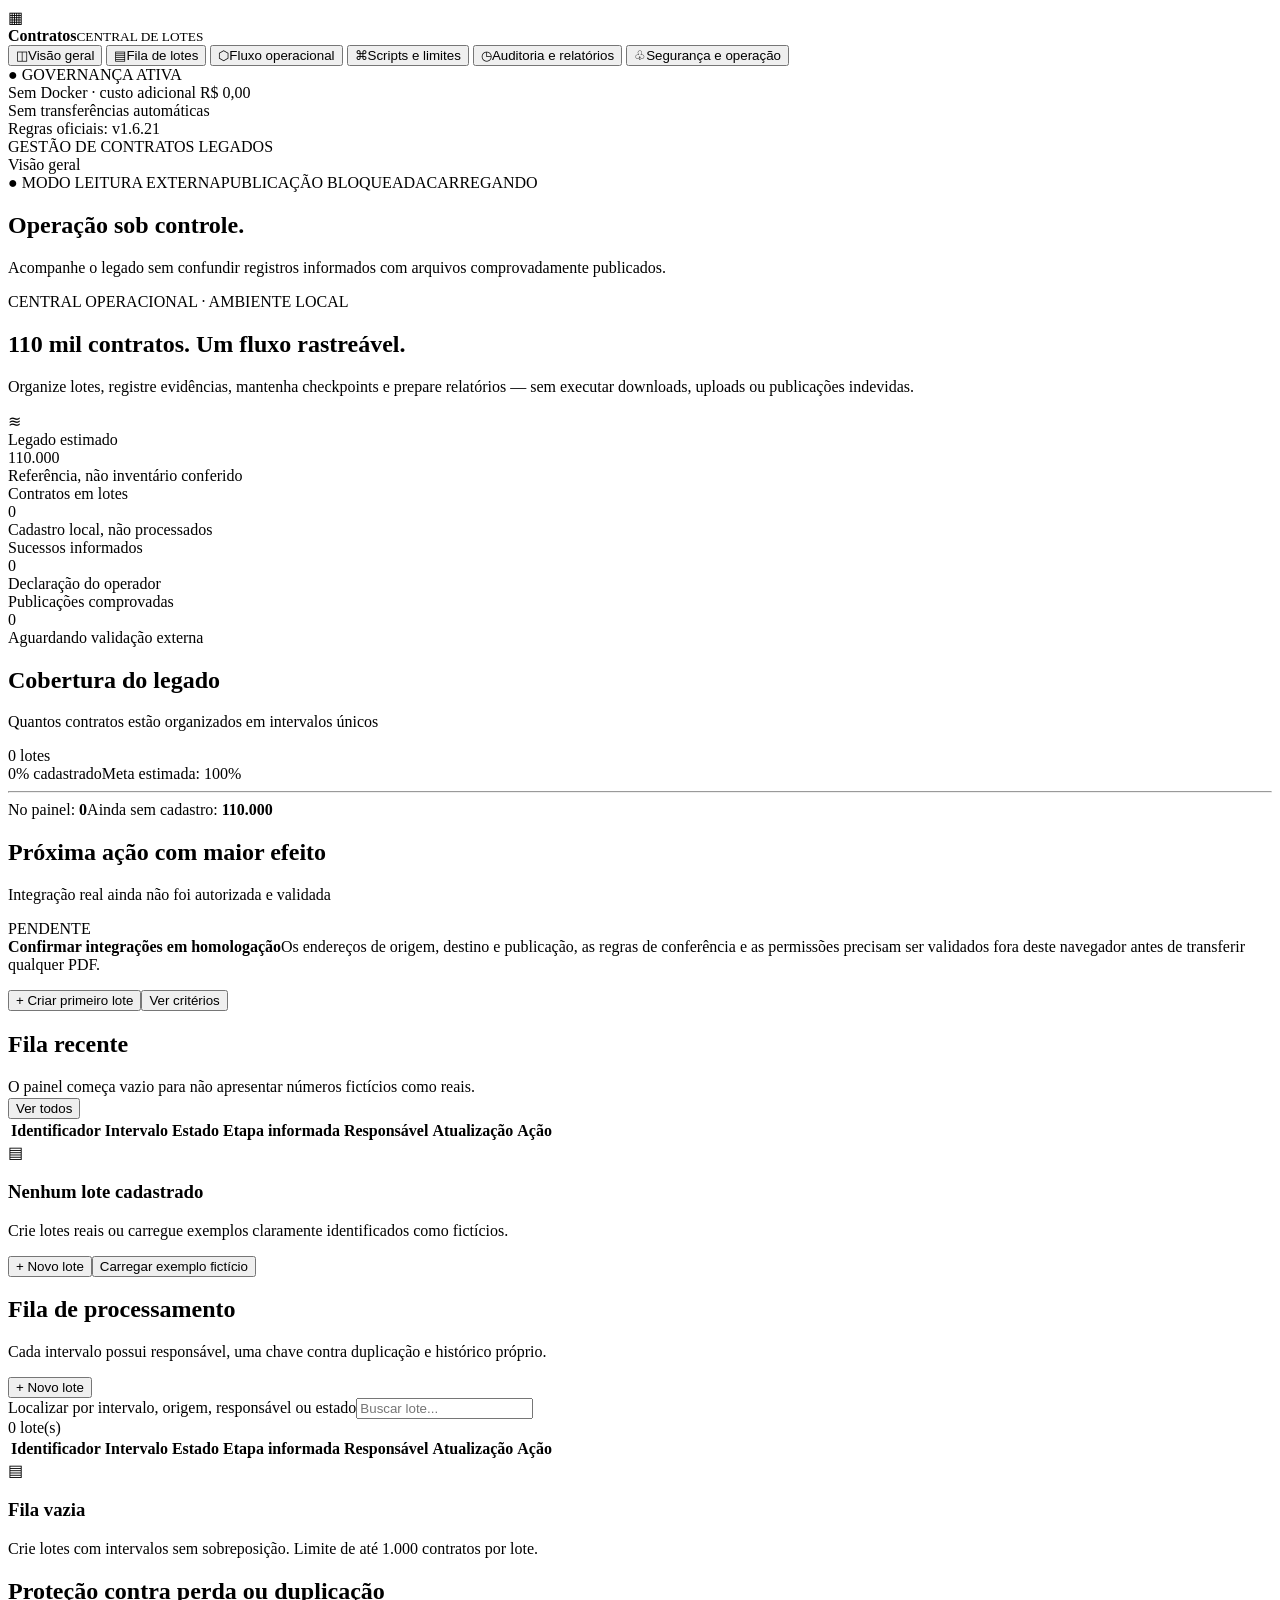
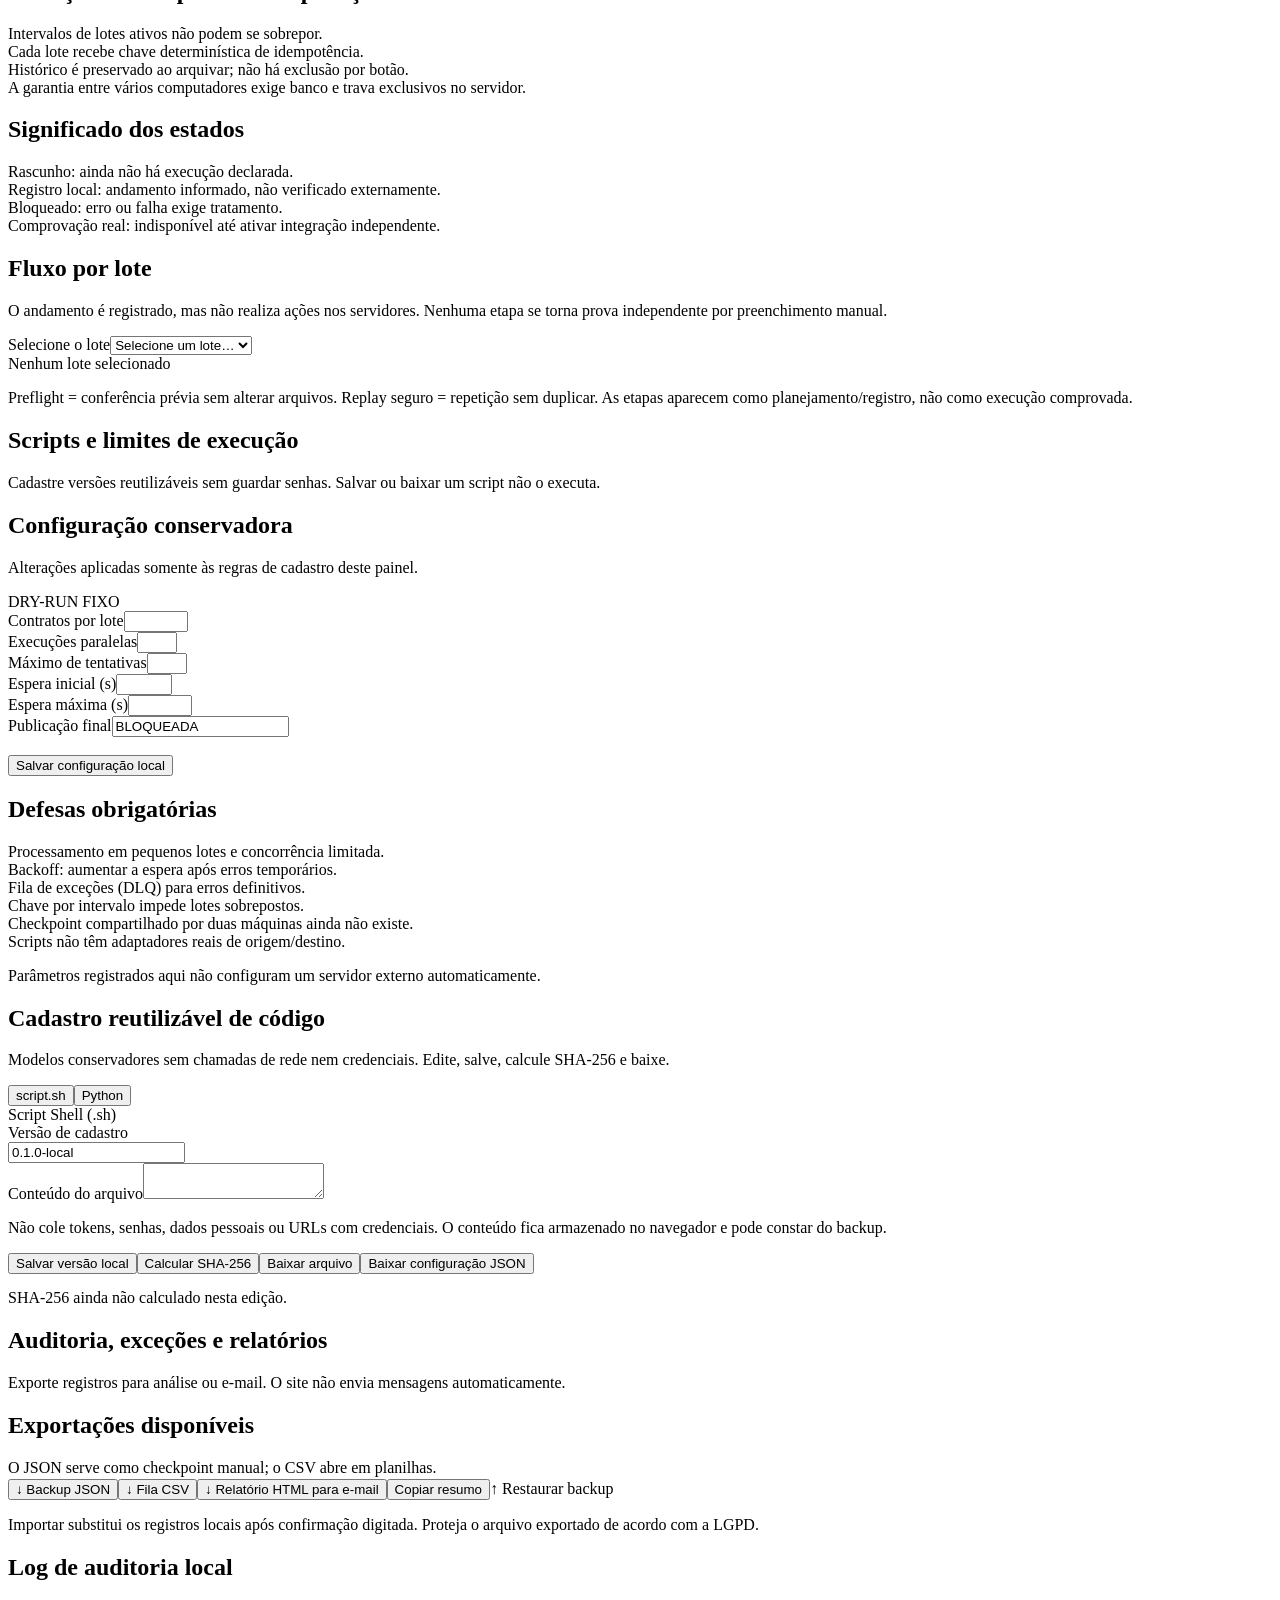
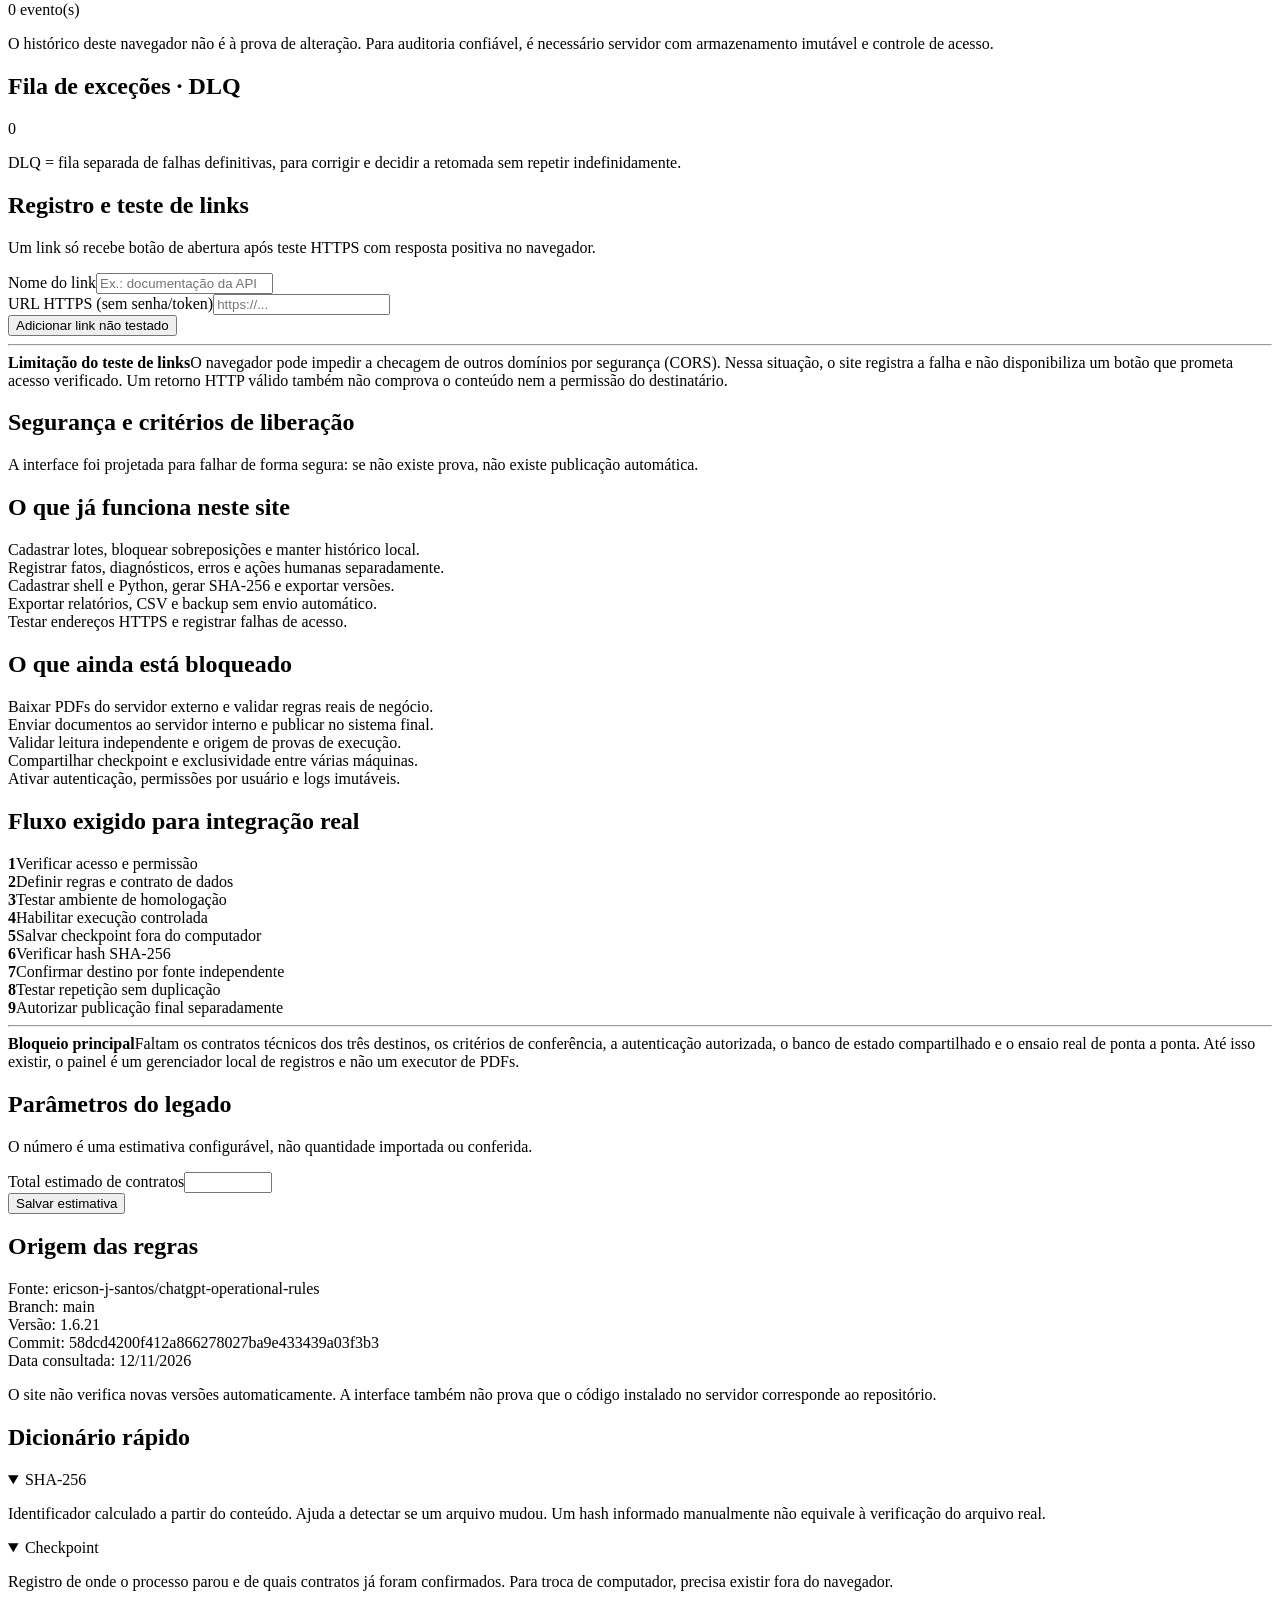
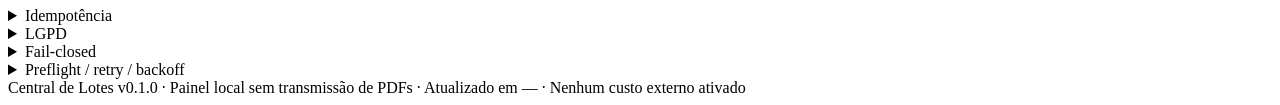
<file: central-lotes-contratos/index.template.html>
<!DOCTYPE html>
<html lang="pt-BR">
<head>
<meta charset="UTF-8"><meta name="viewport" content="width=device-width, initial-scale=1"><meta name="color-scheme" content="light">
<meta name="description" content="Painel local de acompanhamento governado de contratos legados, sem publicação ou transferências automáticas.">
<title>Central de Lotes | Contratos Legados</title>
<style>
/*INLINE_CSS*/
</style>
</head>
<body>
<div class="layout">
<aside class="sidebar" aria-label="Navegação principal">
  <div class="brand"><div class="logo" aria-hidden="true">▦</div><div><strong>Contratos</strong><small>CENTRAL DE LOTES</small></div></div>
  <nav aria-label="Seções">
    <button class="navbtn active" data-to="overview"><span class="ni">◫</span>Visão geral</button>
    <button class="navbtn" data-to="lotes"><span class="ni">▤</span>Fila de lotes</button>
    <button class="navbtn" data-to="workflow"><span class="ni">⬡</span>Fluxo operacional</button>
    <button class="navbtn" data-to="scripts"><span class="ni">⌘</span>Scripts e limites</button>
    <button class="navbtn" data-to="audit"><span class="ni">◷</span>Auditoria e relatórios</button>
    <button class="navbtn" data-to="security"><span class="ni">♧</span>Segurança e operação</button>
  </nav>
  <div class="sidebar-bottom"><span class="sb-tag">● GOVERNANÇA ATIVA</span><div class="sb-desc">Sem Docker · custo adicional R$ 0,00<br>Sem transferências automáticas<br>Regras oficiais: v1.6.21</div></div>
</aside>
<main class="main">
 <header class="topbar"><div><div class="eyebrow">GESTÃO DE CONTRATOS LEGADOS</div><div class="top-title" id="top-title">Visão geral</div></div><div class="top-right"><span class="pill green">● MODO LEITURA EXTERNA</span><span class="pill red">PUBLICAÇÃO BLOQUEADA</span><span id="persist-status" class="pill amber">CARREGANDO</span></div></header>
 <div id="storage-warning" class="notice" role="alert" hidden style="margin-top:15px"><strong>Armazenamento do navegador indisponível</strong>Alterações feitas nesta sessão podem desaparecer ao fechar a página. Exporte seu checkpoint JSON.</div>
 <section class="page active" data-page="overview" aria-label="Visão geral">
  <h1>Operação sob controle.</h1><p class="sub">Acompanhe o legado sem confundir registros informados com arquivos comprovadamente publicados.</p>
  <div class="hero"><div><span class="code">CENTRAL OPERACIONAL · AMBIENTE LOCAL</span><h2>110 mil contratos. Um fluxo rastreável.</h2><p>Organize lotes, registre evidências, mantenha checkpoints e prepare relatórios — sem executar downloads, uploads ou publicações indevidas.</p></div><div class="hero-art" aria-hidden="true">≋</div></div>
  <div class="kpis"><div class="kpi"><div class="kpi-label">Legado estimado</div><div class="kpi-number kpi-navy" id="k-total">110.000</div><div class="kpi-foot">Referência, não inventário conferido</div></div><div class="kpi"><div class="kpi-label">Contratos em lotes</div><div class="kpi-number kpi-green" id="k-cadastrados">0</div><div class="kpi-foot">Cadastro local, não processados</div></div><div class="kpi"><div class="kpi-label">Sucessos informados</div><div class="kpi-number kpi-amber" id="k-informados">0</div><div class="kpi-foot">Declaração do operador</div></div><div class="kpi"><div class="kpi-label">Publicações comprovadas</div><div class="kpi-number kpi-red" id="k-comprovados">0</div><div class="kpi-foot">Aguardando validação externa</div></div></div>
  <div class="grid2">
   <div class="panel"><div class="panel-head"><div><h2>Cobertura do legado</h2><p>Quantos contratos estão organizados em intervalos únicos</p></div><span class="pill grey"><span id="k-lotes">0</span> lotes</span></div><div class="progress-track" role="progressbar" aria-label="Cobertura cadastrada" aria-valuemin="0" aria-valuemax="100"><div class="progress-fill" id="pct-fill"></div></div><div class="progress-meta"><span id="pct-text">0% cadastrado</span><span>Meta estimada: 100%</span></div><hr class="divider"><div class="btnrow" style="justify-content:space-between"><span class="key">No painel: <strong id="cobertos">0</strong></span><span class="key">Ainda sem cadastro: <strong id="restantes">110.000</strong></span></div></div>
   <div class="panel"><div class="panel-head"><div><h2>Próxima ação com maior efeito</h2><p>Integração real ainda não foi autorizada e validada</p></div><span class="status pending">PENDENTE</span></div><div class="notice"><strong>Confirmar integrações em homologação</strong>Os endereços de origem, destino e publicação, as regras de conferência e as permissões precisam ser validados fora deste navegador antes de transferir qualquer PDF.</div><div class="btnrow" style="margin-top:16px"><button class="btn primary" data-action="new">+ Criar primeiro lote</button><button class="btn" onclick="document.querySelector('[data-to=security]').click()">Ver critérios</button></div></div>
  </div>
  <div class="panel"><div class="row-head"><div><h2>Fila recente</h2><p class="note" style="margin:2px 0">O painel começa vazio para não apresentar números fictícios como reais.</p></div><button class="btn sm" onclick="document.querySelector('[data-to=lotes]').click()">Ver todos</button></div><div class="table-wrap"><table class="data-table"><thead><tr><th>Identificador</th><th>Intervalo</th><th>Estado</th><th>Etapa informada</th><th>Responsável</th><th>Atualização</th><th>Ação</th></tr></thead><tbody id="overview-body"></tbody></table></div><div id="overview-empty" class="empty"><div class="empty-symbol">▤</div><h3>Nenhum lote cadastrado</h3><p>Crie lotes reais ou carregue exemplos claramente identificados como fictícios.</p><div class="btnrow"><button class="btn primary" data-action="new">+ Novo lote</button><button class="btn" id="demo-fill">Carregar exemplo fictício</button></div></div></div>
 </section>
 <section class="page" data-page="lotes" aria-label="Fila de lotes">
  <div class="section-heading"><div><h1>Fila de processamento</h1><p class="sub">Cada intervalo possui responsável, uma chave contra duplicação e histórico próprio.</p></div><button class="btn primary" data-action="new">+ Novo lote</button></div>
  <div class="panel"><div class="toolbar"><div class="field" style="min-width:min(340px,100%)"><label for="buscar-lote">Localizar por intervalo, origem, responsável ou estado</label><input id="buscar-lote" placeholder="Buscar lote..."></div><span class="pill grey" id="lots-count">0 lote(s)</span></div><div class="table-wrap"><table class="data-table"><thead><tr><th>Identificador</th><th>Intervalo</th><th>Estado</th><th>Etapa informada</th><th>Responsável</th><th>Atualização</th><th>Ação</th></tr></thead><tbody id="lots-body"></tbody></table></div><div class="empty" id="lots-empty"><div class="empty-symbol">▤</div><h3>Fila vazia</h3><p>Crie lotes com intervalos sem sobreposição. Limite de até 1.000 contratos por lote.</p></div></div>
  <div class="grid2" style="margin-top:18px"><div class="panel"><h2>Proteção contra perda ou duplicação</h2><div class="checklist" style="margin-top:14px"><div class="check">Intervalos de lotes ativos não podem se sobrepor.</div><div class="check">Cada lote recebe chave determinística de idempotência.</div><div class="check">Histórico é preservado ao arquivar; não há exclusão por botão.</div><div class="check off">A garantia entre vários computadores exige banco e trava exclusivos no servidor.</div></div></div><div class="panel"><h2>Significado dos estados</h2><div class="list-info" style="margin-top:15px"><div class="info-line"><span class="info-dot grey"></span>Rascunho: ainda não há execução declarada.</div><div class="info-line"><span class="info-dot"></span>Registro local: andamento informado, não verificado externamente.</div><div class="info-line"><span class="info-dot"></span>Bloqueado: erro ou falha exige tratamento.</div><div class="info-line"><span class="info-dot green"></span>Comprovação real: indisponível até ativar integração independente.</div></div></div></div>
 </section>
 <section class="page" data-page="workflow" aria-label="Fluxo operacional">
  <h1>Fluxo por lote</h1><p class="sub">O andamento é registrado, mas não realiza ações nos servidores. Nenhuma etapa se torna prova independente por preenchimento manual.</p>
  <div class="panel"><div class="toolbar"><div class="field" style="width:min(440px,100%)"><label for="workflow-lot">Selecione o lote</label><select id="workflow-lot"><option value="">Selecione um lote…</option></select></div><span class="pill amber" id="flow-current">Nenhum lote selecionado</span></div><div class="flowline" id="step-line"></div><p class="note">Preflight = conferência prévia sem alterar arquivos. Replay seguro = repetição sem duplicar. As etapas aparecem como planejamento/registro, não como execução comprovada.</p></div>
  <div id="selected-summary" class="panel softbox" style="margin-top:17px" hidden></div>
  <div id="evidence-block" hidden>
   <div class="grid2" style="margin-top:17px;grid-template-columns:1.15fr 1fr"><div class="panel"><div class="panel-head"><div><h2>Registrar evento e checkpoint</h2><p>Classifique o que aconteceu; não converta diagnóstico em sucesso.</p></div></div>
    <form id="event-form" class="formgrid"><div class="field"><label for="ev-etapa">Etapa</label><select id="ev-etapa" name="etapa" required></select></div><div class="field"><label for="ev-tipo">Classificação</label><select id="ev-tipo" name="tipo" required><option value="FATO_INFORMADO">Fato informado</option><option value="FALHA_VALIDACAO">Falha de validação</option><option value="ERRO_TRANSITORIO">Erro transitório</option><option value="ERRO_DEFINITIVO">Erro definitivo / fila de exceções</option><option value="ACAO_HUMANA">Depende de ação humana</option><option value="DIAGNOSTICO_SEM_EFEITO">Diagnóstico sem efeito</option><option value="ACAO_EFETIVA_INFORMADA">Ação efetiva informada (não comprovada)</option></select></div><div class="field full"><label for="ev-descricao">Descrição objetiva do que foi observado</label><textarea id="ev-descricao" name="descricao" minlength="12" maxlength="700" required placeholder="Ex.: conferência de documentos reprovou 3 arquivos por assinatura inválida"></textarea></div><div class="field"><label for="ev-responsavel">Responsável</label><input id="ev-responsavel" name="responsavel" maxlength="100" required></div><div class="field"><label for="ev-sha">SHA-256 do arquivo ou execução (se houver)</label><input id="ev-sha" name="sha" maxlength="64" placeholder="64 caracteres hexadecimais"></div><div class="field"><label for="ev-checkpoint">Checkpoint externo (obrigatório ao avançar)</label><input id="ev-checkpoint" name="checkpoint" maxlength="180" placeholder="ID de registro persistente"></div><div class="field"><label for="ev-referencia">Identificador da evidência (não comprovada)</label><input id="ev-referencia" name="referencia" maxlength="240" placeholder="ID, ticket, identificador externo"></div><div class="full btnrow"><button class="btn primary" type="submit">Registrar declaração e histórico</button><button class="btn danger" type="button" id="archive-lot">Arquivar lote</button></div></form>
   </div><div class="panel"><div class="panel-head"><div><h2>Atualizar contagens informadas</h2><p>Não são contagens publicadas e validadas.</p></div></div><form id="quantity-form" class="formgrid cols3"><div class="field"><label for="q-sucesso">Sucessos</label><input id="q-sucesso" type="number" min="0" step="1" required></div><div class="field"><label for="q-falha">Falhas</label><input id="q-falha" type="number" min="0" step="1" required></div><div class="field"><label for="q-tentativas">Retries</label><input id="q-tentativas" type="number" min="0" step="1" required></div><div class="full"><button class="btn" type="submit">Salvar contagens declaradas</button></div></form><hr class="divider"><div class="notice blue"><strong>Portão de aprovação externa</strong>Para liberar publicação, é necessário verificar identidade do executor, integridade SHA-256, evidência real dos servidores, autorização explícita e conferência independente. Este site, isoladamente, não abre esse portão.</div></div></div>
   <div class="panel" style="margin-bottom:16px"><div class="panel-head"><div><h2>Reconciliação de arquivos por etapa</h2><p>Compare números declarados pela origem e pelo destino. Diferenças bloqueiam o lote; contagens iguais ainda não provam integridade.</p></div><span class="pill amber">SEM READBACK EXTERNO</span></div><form id="reconciliation-form"><div class="formgrid cols3"><div class="field"><label for="rec-origem">PDFs na origem</label><input type="number" min="0" step="1" id="rec-origem" required></div><div class="field"><label for="rec-baixados">Baixados</label><input type="number" min="0" step="1" id="rec-baixados" required></div><div class="field"><label for="rec-conferidos">Conferidos</label><input type="number" min="0" step="1" id="rec-conferidos" required></div><div class="field"><label for="rec-internos">No servidor interno</label><input type="number" min="0" step="1" id="rec-internos" required></div><div class="field"><label for="rec-publicados">Publicados informados</label><input type="number" min="0" step="1" id="rec-publicados" required></div><div class="field"><label for="rec-sha">SHA-256 do manifesto informado</label><input id="rec-sha" maxlength="64" placeholder="64 caracteres" aria-describedby="rec-resultado"></div></div><div class="btnrow" style="margin-top:13px"><button class="btn" type="submit">Comparar contagens informadas</button></div></form><div class="mini-code" style="margin-top:13px" id="rec-resultado">Nenhuma reconciliação registrada.</div></div>
   <div class="panel"><div class="row-head"><h2>Evidências e logs do lote</h2><span class="pill amber">Autodeclarados</span></div><div id="evidencias-lote"></div></div>
  </div>
 </section>
 <section class="page" data-page="scripts" aria-label="Scripts e configuração">
  <h1>Scripts e limites de execução</h1><p class="sub">Cadastre versões reutilizáveis sem guardar senhas. Salvar ou baixar um script não o executa.</p>
  <div class="grid2"><div class="panel"><div class="panel-head"><div><h2>Configuração conservadora</h2><p>Alterações aplicadas somente às regras de cadastro deste painel.</p></div><span class="pill green">DRY-RUN FIXO</span></div><div class="config-card"><div class="field"><label for="cfg-limite">Contratos por lote</label><input id="cfg-limite" type="number" min="1" max="1000"></div><div class="field"><label for="cfg-paralelismo">Execuções paralelas</label><input id="cfg-paralelismo" type="number" min="1" max="4"></div><div class="field"><label for="cfg-retry">Máximo de tentativas</label><input id="cfg-retry" type="number" min="0" max="8"></div><div class="field"><label for="cfg-backoff">Espera inicial (s)</label><input id="cfg-backoff" type="number" min="1" max="300"></div><div class="field"><label for="cfg-teto">Espera máxima (s)</label><input id="cfg-teto" type="number" min="1" max="3600"></div><div class="field"><label>Publicação final</label><input value="BLOQUEADA" readonly aria-label="Publicação final bloqueada"></div></div><div class="btnrow" style="margin-top:18px"><button class="btn primary" id="save-config">Salvar configuração local</button></div></div><div class="panel"><h2>Defesas obrigatórias</h2><div class="checklist" style="margin-top:14px"><div class="check">Processamento em pequenos lotes e concorrência limitada.</div><div class="check">Backoff: aumentar a espera após erros temporários.</div><div class="check">Fila de exceções (DLQ) para erros definitivos.</div><div class="check">Chave por intervalo impede lotes sobrepostos.</div><div class="check off">Checkpoint compartilhado por duas máquinas ainda não existe.</div><div class="check off">Scripts não têm adaptadores reais de origem/destino.</div></div><p class="note">Parâmetros registrados aqui não configuram um servidor externo automaticamente.</p></div></div>
  <div class="panel"><div class="section-heading"><div><h2>Cadastro reutilizável de código</h2><p class="note">Modelos conservadores sem chamadas de rede nem credenciais. Edite, salve, calcule SHA-256 e baixe.</p></div><div class="toggle-tabs"><button class="code-tab selected" data-tab="sh">script.sh</button><button class="code-tab" data-tab="py">Python</button></div></div><div class="toolbar"><span id="script-kind" class="pill grey">Script Shell (.sh)</span><div class="field" style="width:150px"><label for="script-version">Versão de cadastro</label><input id="script-version" maxlength="32" value="0.1.0-local"></div></div><label class="eyebrow" for="code-edit">Conteúdo do arquivo</label><textarea class="code-editor" id="code-edit" spellcheck="false"></textarea><p class="hint">Não cole tokens, senhas, dados pessoais ou URLs com credenciais. O conteúdo fica armazenado no navegador e pode constar do backup.</p><div class="btnrow"><button class="btn primary" id="save-script">Salvar versão local</button><button class="btn" id="hash-script">Calcular SHA-256</button><button class="btn" id="download-script">Baixar arquivo</button><button class="btn" id="download-config">Baixar configuração JSON</button></div><div class="mini-code" id="hash-output" style="margin-top:15px">SHA-256 ainda não calculado nesta edição.</div></div>
 </section>
 <section class="page" data-page="audit" aria-label="Auditoria e relatórios">
  <h1>Auditoria, exceções e relatórios</h1><p class="sub">Exporte registros para análise ou e-mail. O site não envia mensagens automaticamente.</p>
  <div class="panel"><div class="row-head"><div><h2>Exportações disponíveis</h2><p class="note" style="margin:2px 0">O JSON serve como checkpoint manual; o CSV abre em planilhas.</p></div></div><div class="btnrow"><button id="export-json" class="btn primary">↓ Backup JSON</button><button id="export-csv" class="btn">↓ Fila CSV</button><button id="export-report" class="btn">↓ Relatório HTML para e-mail</button><button id="copy-report" class="btn">Copiar resumo</button><label class="btn" for="import-json">↑ Restaurar backup</label><input id="import-json" type="file" accept=".json,application/json" hidden></div><p class="hint">Importar substitui os registros locais após confirmação digitada. Proteja o arquivo exportado de acordo com a LGPD.</p></div>
  <div class="grid2" style="margin-top:18px"><div class="panel"><div class="row-head"><h2>Log de auditoria local</h2><span class="pill grey" id="audit-count">0 evento(s)</span></div><div id="audit-list" style="max-height:530px;overflow:auto"></div><p class="note">O histórico deste navegador não é à prova de alteração. Para auditoria confiável, é necessário servidor com armazenamento imutável e controle de acesso.</p></div><div class="panel"><div class="row-head"><h2>Fila de exceções · DLQ</h2><span class="pill red" id="dlq-count">0</span></div><p class="note">DLQ = fila separada de falhas definitivas, para corrigir e decidir a retomada sem repetir indefinidamente.</p><div id="dlq-list"></div></div></div>
  <div class="panel"><div class="panel-head"><div><h2>Registro e teste de links</h2><p>Um link só recebe botão de abertura após teste HTTPS com resposta positiva no navegador.</p></div></div><form id="link-form" class="formgrid"><div class="field"><label for="link-title">Nome do link</label><input id="link-title" placeholder="Ex.: documentação da API" required maxlength="100"></div><div class="field"><label for="link-url">URL HTTPS (sem senha/token)</label><input id="link-url" type="url" placeholder="https://..." required></div><div class="full"><button class="btn" type="submit">Adicionar link não testado</button></div></form><hr class="divider"><div id="link-list"></div><div class="notice blue"><strong>Limitação do teste de links</strong>O navegador pode impedir a checagem de outros domínios por segurança (CORS). Nessa situação, o site registra a falha e não disponibiliza um botão que prometa acesso verificado. Um retorno HTTP válido também não comprova o conteúdo nem a permissão do destinatário.</div></div>
 </section>
 <section class="page" data-page="security" aria-label="Segurança e governança">
  <h1>Segurança e critérios de liberação</h1><p class="sub">A interface foi projetada para falhar de forma segura: se não existe prova, não existe publicação automática.</p>
  <div class="grid2"><div class="panel"><h2>O que já funciona neste site</h2><div class="checklist" style="margin-top:16px"><div class="check">Cadastrar lotes, bloquear sobreposições e manter histórico local.</div><div class="check">Registrar fatos, diagnósticos, erros e ações humanas separadamente.</div><div class="check">Cadastrar shell e Python, gerar SHA-256 e exportar versões.</div><div class="check">Exportar relatórios, CSV e backup sem envio automático.</div><div class="check">Testar endereços HTTPS e registrar falhas de acesso.</div></div></div><div class="panel"><h2>O que ainda está bloqueado</h2><div class="checklist" style="margin-top:16px"><div class="check off">Baixar PDFs do servidor externo e validar regras reais de negócio.</div><div class="check off">Enviar documentos ao servidor interno e publicar no sistema final.</div><div class="check off">Validar leitura independente e origem de provas de execução.</div><div class="check off">Compartilhar checkpoint e exclusividade entre várias máquinas.</div><div class="check off">Ativar autenticação, permissões por usuário e logs imutáveis.</div></div></div></div>
  <div class="panel"><h2>Fluxo exigido para integração real</h2><div class="flowline"><div class="flowstep"><b>1</b><span>Verificar acesso e permissão</span></div><div class="flowstep"><b>2</b><span>Definir regras e contrato de dados</span></div><div class="flowstep"><b>3</b><span>Testar ambiente de homologação</span></div><div class="flowstep"><b>4</b><span>Habilitar execução controlada</span></div><div class="flowstep"><b>5</b><span>Salvar checkpoint fora do computador</span></div><div class="flowstep"><b>6</b><span>Verificar hash SHA-256</span></div><div class="flowstep"><b>7</b><span>Confirmar destino por fonte independente</span></div><div class="flowstep"><b>8</b><span>Testar repetição sem duplicação</span></div><div class="flowstep"><b>9</b><span>Autorizar publicação final separadamente</span></div></div><hr class="divider"><div class="notice"><strong>Bloqueio principal</strong>Faltam os contratos técnicos dos três destinos, os critérios de conferência, a autenticação autorizada, o banco de estado compartilhado e o ensaio real de ponta a ponta. Até isso existir, o painel é um gerenciador local de registros e não um executor de PDFs.</div></div>
  <div class="grid2" style="margin-top:18px"><div class="panel"><h2>Parâmetros do legado</h2><p class="note">O número é uma estimativa configurável, não quantidade importada ou conferida.</p><div class="formgrid" style="margin-top:12px"><div class="field"><label for="cfg-total">Total estimado de contratos</label><input id="cfg-total" type="number" min="1" max="5000000" step="1"></div><div class="field" style="justify-content:flex-end"><button class="btn" id="save-total">Salvar estimativa</button></div></div></div><div class="panel"><h2>Origem das regras</h2><div class="mini-code">Fonte: ericson-j-santos/chatgpt-operational-rules<br>Branch: main<br>Versão: 1.6.21<br>Commit: 58dcd4200f412a866278027ba9e433439a03f3b3<br>Data consultada: 12/11/2026</div><p class="note">O site não verifica novas versões automaticamente. A interface também não prova que o código instalado no servidor corresponde ao repositório.</p></div></div>
  <div class="panel" style="margin-top:18px"><h2>Dicionário rápido</h2><div class="formgrid" style="margin-top:11px"><details open><summary>SHA-256</summary><p>Identificador calculado a partir do conteúdo. Ajuda a detectar se um arquivo mudou. Um hash informado manualmente não equivale à verificação do arquivo real.</p></details><details open><summary>Checkpoint</summary><p>Registro de onde o processo parou e de quais contratos já foram confirmados. Para troca de computador, precisa existir fora do navegador.</p></details><details><summary>Idempotência</summary><p>Repetir uma operação sem criar contratos duplicados. Exige uma chave única também no sistema de destino.</p></details><details><summary>LGPD</summary><p>Lei Geral de Proteção de Dados. Aqui significa não guardar dados pessoais ou senhas sem necessidade, limitar o acesso e manter rastreabilidade.</p></details><details><summary>Fail-closed</summary><p>Quando falta prova, acesso ou autorização, o sistema interrompe a ação arriscada em vez de prosseguir por suposição.</p></details><details><summary>Preflight / retry / backoff</summary><p>Preflight é a conferência prévia. Retry é uma nova tentativa após falha temporária. Backoff é esperar mais antes de tentar novamente.</p></details></div></div>
 </section>
 <footer class="footer">Central de Lotes v0.1.0 · Painel local sem transmissão de PDFs · Atualizado em <span id="last-updated">—</span> · Nenhum custo externo ativado</footer>
</main></div>
<dialog id="new-lot" aria-labelledby="modal-title"><div class="modal-head"><h2 id="modal-title">Cadastrar novo lote</h2><button type="button" class="close" id="new-close" aria-label="Fechar">×</button></div><form id="new-lot-form"><div class="modal-body"><p class="note" style="margin-top:0">Defina somente os limites deste lote. A criação não baixa nem publica documentos.</p><div class="formgrid"><div class="field"><label for="nl-start">Primeiro contrato (número)</label><input id="nl-start" type="number" min="1" name="inicio" required></div><div class="field"><label for="nl-end">Último contrato (número)</label><input id="nl-end" type="number" min="1" name="fim" required></div><div class="field"><label for="nl-limit">Limite de contratos por lote</label><input id="nl-limit" type="number" name="limite" readonly></div><div class="field"><label for="nl-owner">Responsável</label><input id="nl-owner" type="text" name="responsavel" maxlength="100" required placeholder="Equipe ou função"></div><div class="field full"><label for="nl-origin">Origem (nome lógico; sem senha)</label><input id="nl-origin" type="text" name="origem" maxlength="200" required placeholder="Ex.: servidor externo / pasta contratos"></div><div class="field full"><label for="nl-target">Destino (nome lógico; sem senha)</label><input id="nl-target" type="text" name="destino" maxlength="200" required placeholder="Ex.: servidor interno / módulo de publicação"></div></div><div class="notice blue" style="margin-top:15px"><strong>Idempotência local</strong>Ao cadastrar, o painel recusa intervalos ativos sobrepostos. A proteção definitiva deve existir também no servidor.</div></div><div class="modal-footer"><button type="button" class="btn" id="new-cancel">Cancelar</button><button type="submit" class="btn primary">Cadastrar lote sem executar</button></div></form></dialog>
<div id="toast" class="toast" role="status" aria-live="polite" hidden></div>
<script type="text/plain" id="seed-sh">#!/usr/bin/env bash
set -euo pipefail
# Modelo seguro: só planejamento. Não baixa, envia nem publica PDFs.
# Configure a chamada ao Python num ambiente autorizado.
PYTHON_BIN="${PYTHON_BIN:-python3}"
CONFIG_FILE="${1:-config.exemplo.json}"
"$PYTHON_BIN" processar_contratos.py --config "$CONFIG_FILE" --preflight
</script>
<script type="text/plain" id="seed-py">#!/usr/bin/env python3
"""Preflight local de contratos. NÃO executa download, upload ou publicação."""
import argparse
import json
from pathlib import Path

CAMPOS = {"limite", "paralelismo", "retry", "backoff", "teto", "modo", "publicacao", "dlq"}


def _sem_chaves_repetidas(pares):
    resultado = {}
    for nome, valor in pares:
        if nome in resultado:
            raise ValueError(f"Chave repetida na configuração: {nome}")
        resultado[nome] = valor
    return resultado


def _numero_inteiro(config, nome, minimo, maximo):
    valor = config.get(nome)
    if type(valor) is not int or not minimo <= valor <= maximo:
        raise ValueError(f"Parâmetro {nome} fora dos limites de segurança")
    return valor


def verificar(arquivo: Path) -> dict:
    """Valida de forma explícita mesmo com Python -O; nunca abre conexão."""
    config = json.loads(
        arquivo.read_text(encoding="utf-8"),
        object_pairs_hook=_sem_chaves_repetidas,
        parse_constant=lambda valor: (_ for _ in ()).throw(ValueError("Constante JSON inválida")),
    )
    if not isinstance(config, dict) or set(config) != CAMPOS:
        raise ValueError("Configuração incompleta ou com campos não autorizados")
    if config["modo"] != "DRY_RUN":
        raise ValueError("Modo inseguro bloqueado: somente DRY_RUN")
    if config["publicacao"] != "BLOQUEADA":
        raise ValueError("Publicação deve permanecer bloqueada")
    if config["dlq"] is not True:
        raise ValueError("Fila de quarentena (DLQ) precisa estar habilitada")
    _numero_inteiro(config, "limite", 1, 1000)
    _numero_inteiro(config, "paralelismo", 1, 4)
    _numero_inteiro(config, "retry", 0, 8)
    backoff = _numero_inteiro(config, "backoff", 1, 300)
    _numero_inteiro(config, "teto", backoff, 3600)
    return config


def main() -> None:
    p = argparse.ArgumentParser(description="Preflight somente leitura, sem transferência")
    p.add_argument("--config", required=True)
    p.add_argument("--preflight", action="store_true")
    args = p.parse_args()
    if not args.preflight:
        p.error("Somente preflight é permitido; transferência e publicação estão bloqueadas")
    try:
        config = verificar(Path(args.config))
    except (ValueError, json.JSONDecodeError, OSError) as erro:
        p.error(f"Preflight bloqueado: {erro}")
    print(json.dumps({"estado": "PREFLIGHT_LOCAL", "limite": config["limite"],
                      "sem_transferencia": True, "publicacao": "BLOQUEADA"}, ensure_ascii=False))


if __name__ == "__main__":
    main()
</script>
<script>
/*INLINE_CORE*/
</script>
<script>
/*INLINE_APP*/
</script>
</body>
</html>
</file>
